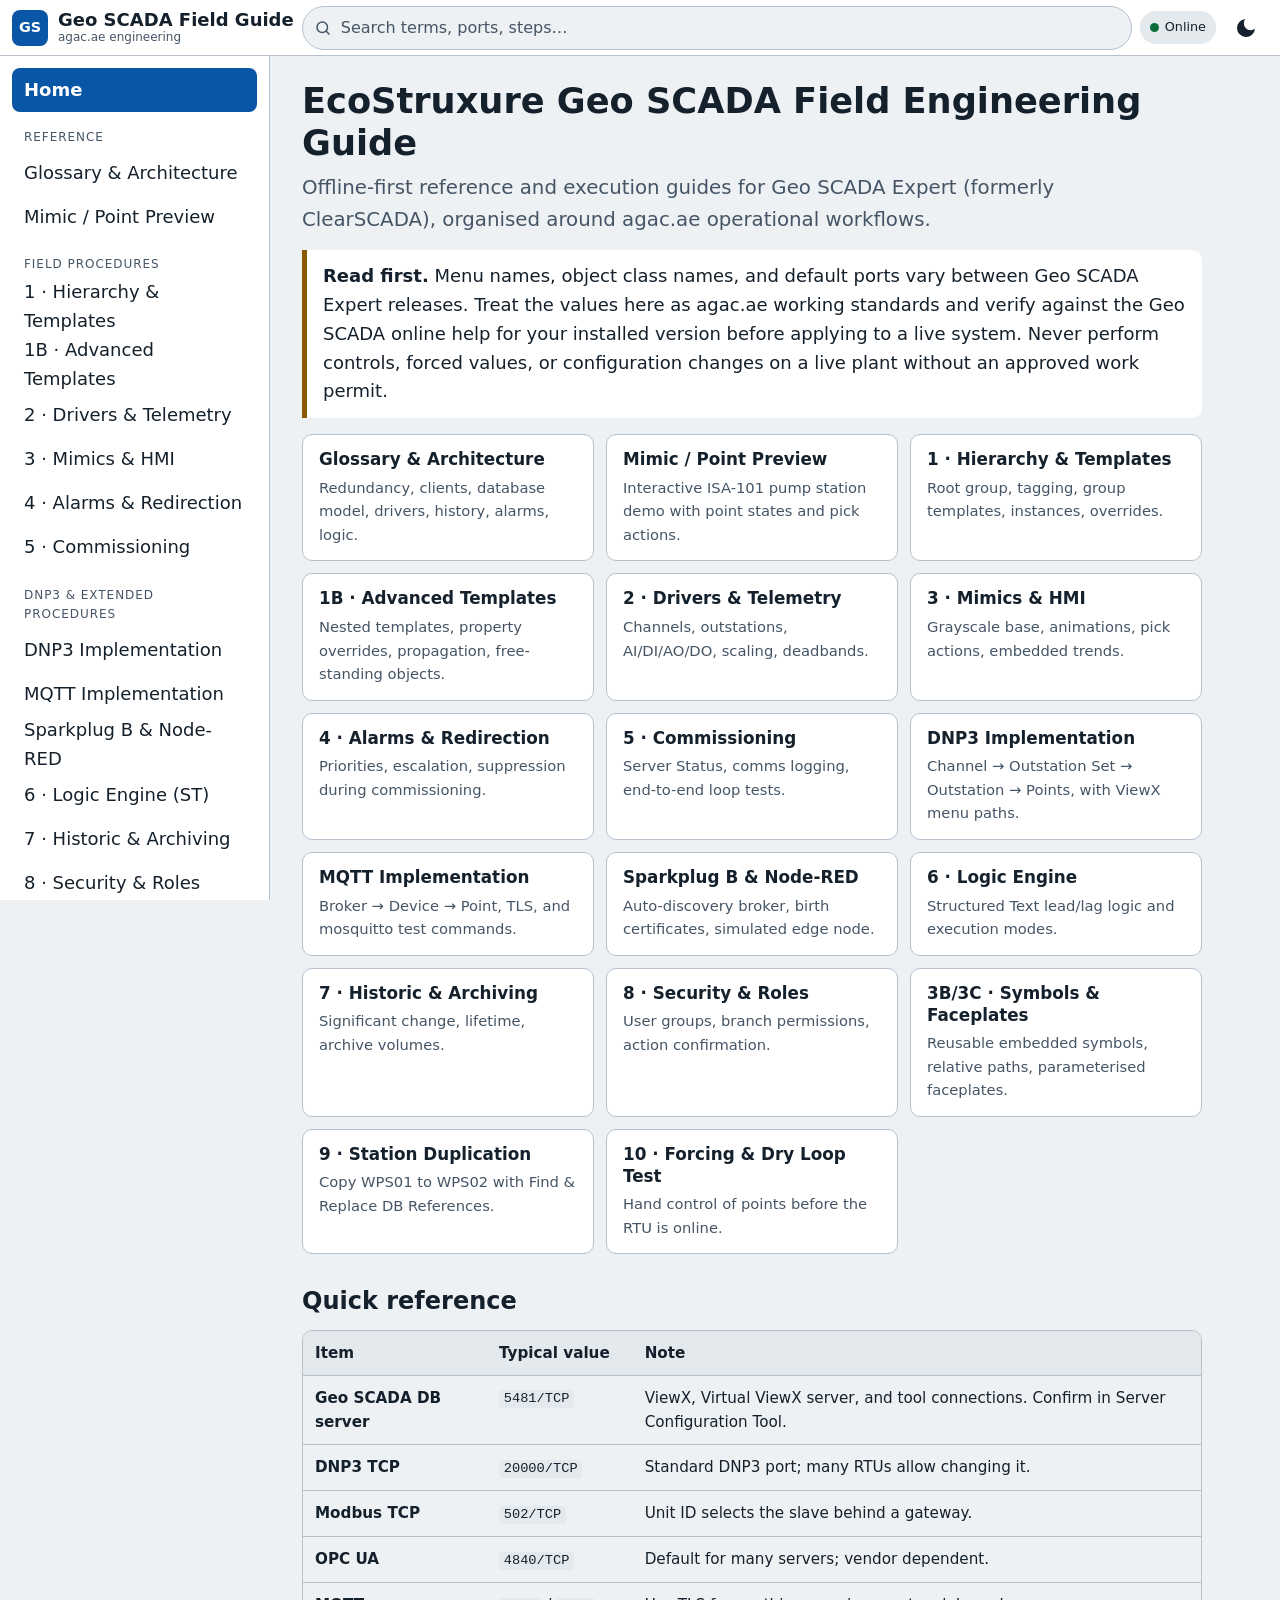
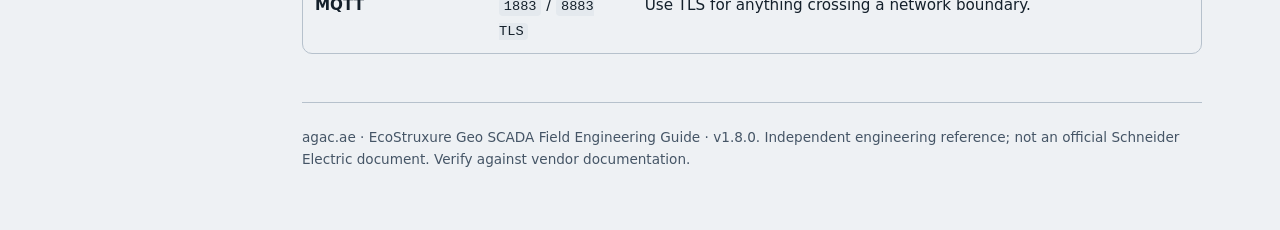
<file: index.html>
<!DOCTYPE html>
<html lang="en" data-theme="dark">
<head>
  <meta charset="utf-8">
  <meta name="viewport" content="width=device-width, initial-scale=1, viewport-fit=cover">
  <title>EcoStruxure Geo SCADA Field Engineering Guide · agac.ae</title>
  <meta name="description" content="Offline-first field guide for EcoStruxure Geo SCADA Expert: glossary, architecture, and five step-by-step engineering workflows.">
  <meta name="theme-color" content="#0f1720" id="meta-theme-color">
  <link rel="manifest" href="manifest.webmanifest">
  <link rel="icon" href="favicon.ico" sizes="any">
  <link rel="icon" href="favicon.svg" type="image/svg+xml">
  <link rel="apple-touch-icon" href="apple-touch-icon.png">
  <meta name="apple-mobile-web-app-capable" content="yes">
  <meta name="mobile-web-app-capable" content="yes">
  <meta name="apple-mobile-web-app-status-bar-style" content="black-translucent">
  <meta name="apple-mobile-web-app-title" content="Geo SCADA Guide">
  <link rel="stylesheet" href="styles.css">
</head>
<body>
  <a class="skip-link" href="#main">Skip to content</a>

  <header class="topbar" role="banner">
    <button class="icon-btn menu-btn" id="menuBtn" aria-label="Open navigation" aria-controls="sidebar" aria-expanded="false">
      <svg viewBox="0 0 24 24" aria-hidden="true"><path d="M3 6h18M3 12h18M3 18h18" stroke="currentColor" stroke-width="2" stroke-linecap="round" fill="none"/></svg>
    </button>
    <a class="brand" href="#home" data-nav="home">
      <span class="brand-mark" aria-hidden="true">GS</span>
      <span class="brand-text"><strong>Geo SCADA Field Guide</strong><small>agac.ae engineering</small></span>
    </a>
    <form class="search" role="search" id="searchForm" autocomplete="off">
      <label for="searchInput" class="visually-hidden">Search glossary and guides</label>
      <svg viewBox="0 0 24 24" aria-hidden="true" class="search-icon"><circle cx="11" cy="11" r="7" stroke="currentColor" stroke-width="2" fill="none"/><path d="M20 20l-4-4" stroke="currentColor" stroke-width="2" stroke-linecap="round"/></svg>
      <input id="searchInput" type="search" placeholder="Search terms, ports, steps…" aria-controls="searchResults" enterkeyhint="search">
    </form>
    <span class="status-pill" id="netStatus" role="status" aria-live="polite"><span class="dot" aria-hidden="true"></span><span id="netStatusText">Online</span></span>
    <button class="icon-btn" id="themeBtn" aria-label="Toggle light / dark theme" aria-pressed="false">
      <svg viewBox="0 0 24 24" aria-hidden="true"><path d="M21 12.8A9 9 0 1111.2 3a7 7 0 009.8 9.8z" fill="currentColor"/></svg>
    </button>
    <button class="btn install-btn" id="installBtn" hidden>Install app</button>
  </header>

  <div class="shell">
    <nav class="sidebar" id="sidebar" aria-label="Primary">
      <ul>
        <li><a href="#home" data-nav="home">Home</a></li>
        <li class="nav-label">Reference</li>
        <li><a href="#glossary" data-nav="glossary">Glossary &amp; Architecture</a></li>
        <li><a href="#lab" data-nav="lab">Mimic / Point Preview</a></li>
        <li class="nav-label">Field Procedures</li>
        <li><a href="#t1" data-nav="t1">1 · Hierarchy &amp; Templates</a></li>
        <li><a href="#t1b" data-nav="t1b">1B · Advanced Templates</a></li>
        <li><a href="#t2" data-nav="t2">2 · Drivers &amp; Telemetry</a></li>
        <li><a href="#t3" data-nav="t3">3 · Mimics &amp; HMI</a></li>
        <li><a href="#t4" data-nav="t4">4 · Alarms &amp; Redirection</a></li>
        <li><a href="#t5" data-nav="t5">5 · Commissioning</a></li>
        <li class="nav-label">DNP3 &amp; Extended Procedures</li>
        <li><a href="#dnp3" data-nav="dnp3">DNP3 Implementation</a></li>
        <li><a href="#mqtt" data-nav="mqtt">MQTT Implementation</a></li>
        <li><a href="#sparkplug" data-nav="sparkplug">Sparkplug B &amp; Node-RED</a></li>
        <li><a href="#t6" data-nav="t6">6 · Logic Engine (ST)</a></li>
        <li><a href="#t7" data-nav="t7">7 · Historic &amp; Archiving</a></li>
        <li><a href="#t8" data-nav="t8">8 · Security &amp; Roles</a></li>
        <li class="nav-label">Modular Graphics &amp; Site Procedures</li>
        <li><a href="#t3b" data-nav="t3b">3B/3C · Symbols &amp; Faceplates</a></li>
        <li><a href="#t9" data-nav="t9">9 · Station Duplication</a></li>
        <li><a href="#t10" data-nav="t10">10 · Forcing &amp; Dry Loop Test</a></li>
      </ul>
    </nav>
    <div class="scrim" id="scrim" hidden></div>

    <main id="main" tabindex="-1">
      <div class="offline-banner" id="offlineBanner" hidden role="status">You are offline. All guides remain available from the device cache.</div>

      <!-- SEARCH RESULTS -->
      <section id="searchResults" class="view" data-view="search" hidden aria-live="polite">
        <h1>Search results</h1>
        <p class="muted" id="searchSummary"></p>
        <ul class="result-list" id="resultList"></ul>
      </section>

      <!-- HOME -->
      <section class="view" data-view="home" id="home">
        <h1>EcoStruxure Geo SCADA Field Engineering Guide</h1>
        <p class="lead">Offline-first reference and execution guides for Geo SCADA Expert (formerly ClearSCADA), organised around agac.ae operational workflows.</p>
        <div class="callout warn" role="note">
          <strong>Read first.</strong> Menu names, object class names, and default ports vary between Geo SCADA Expert releases. Treat the values here as agac.ae working standards and verify against the Geo SCADA online help for your installed version before applying to a live system. Never perform controls, forced values, or configuration changes on a live plant without an approved work permit.
        </div>
        <div class="card-grid">
          <a class="card" href="#glossary" data-nav="glossary"><h2>Glossary &amp; Architecture</h2><p>Redundancy, clients, database model, drivers, history, alarms, logic.</p></a>
          <a class="card" href="#lab" data-nav="lab"><h2>Mimic / Point Preview</h2><p>Interactive ISA-101 pump station demo with point states and pick actions.</p></a>
          <a class="card" href="#t1" data-nav="t1"><h2>1 · Hierarchy &amp; Templates</h2><p>Root group, tagging, group templates, instances, overrides.</p></a>
          <a class="card" href="#t1b" data-nav="t1b"><h2>1B · Advanced Templates</h2><p>Nested templates, property overrides, propagation, free-standing objects.</p></a>
          <a class="card" href="#t2" data-nav="t2"><h2>2 · Drivers &amp; Telemetry</h2><p>Channels, outstations, AI/DI/AO/DO, scaling, deadbands.</p></a>
          <a class="card" href="#t3" data-nav="t3"><h2>3 · Mimics &amp; HMI</h2><p>Grayscale base, animations, pick actions, embedded trends.</p></a>
          <a class="card" href="#t4" data-nav="t4"><h2>4 · Alarms &amp; Redirection</h2><p>Priorities, escalation, suppression during commissioning.</p></a>
          <a class="card" href="#t5" data-nav="t5"><h2>5 · Commissioning</h2><p>Server Status, comms logging, end-to-end loop tests.</p></a>
          <a class="card" href="#dnp3" data-nav="dnp3"><h2>DNP3 Implementation</h2><p>Channel → Outstation Set → Outstation → Points, with ViewX menu paths.</p></a>
          <a class="card" href="#mqtt" data-nav="mqtt"><h2>MQTT Implementation</h2><p>Broker → Device → Point, TLS, and mosquitto test commands.</p></a>
          <a class="card" href="#sparkplug" data-nav="sparkplug"><h2>Sparkplug B &amp; Node-RED</h2><p>Auto-discovery broker, birth certificates, simulated edge node.</p></a>
          <a class="card" href="#t6" data-nav="t6"><h2>6 · Logic Engine</h2><p>Structured Text lead/lag logic and execution modes.</p></a>
          <a class="card" href="#t7" data-nav="t7"><h2>7 · Historic &amp; Archiving</h2><p>Significant change, lifetime, archive volumes.</p></a>
          <a class="card" href="#t8" data-nav="t8"><h2>8 · Security &amp; Roles</h2><p>User groups, branch permissions, action confirmation.</p></a>
          <a class="card" href="#t3b" data-nav="t3b"><h2>3B/3C · Symbols &amp; Faceplates</h2><p>Reusable embedded symbols, relative paths, parameterised faceplates.</p></a>
          <a class="card" href="#t9" data-nav="t9"><h2>9 · Station Duplication</h2><p>Copy WPS01 to WPS02 with Find &amp; Replace DB References.</p></a>
          <a class="card" href="#t10" data-nav="t10"><h2>10 · Forcing &amp; Dry Loop Test</h2><p>Hand control of points before the RTU is online.</p></a>
        </div>
        <h2>Quick reference</h2>
        <div class="table-wrap">
          <table>
            <caption class="visually-hidden">Quick reference values</caption>
            <thead><tr><th scope="col">Item</th><th scope="col">Typical value</th><th scope="col">Note</th></tr></thead>
            <tbody>
              <tr><th scope="row">Geo SCADA DB server</th><td><code>5481/TCP</code></td><td>ViewX, Virtual ViewX server, and tool connections. Confirm in Server Configuration Tool.</td></tr>
              <tr><th scope="row">DNP3 TCP</th><td><code>20000/TCP</code></td><td>Standard DNP3 port; many RTUs allow changing it.</td></tr>
              <tr><th scope="row">Modbus TCP</th><td><code>502/TCP</code></td><td>Unit ID selects the slave behind a gateway.</td></tr>
              <tr><th scope="row">OPC UA</th><td><code>4840/TCP</code></td><td>Default for many servers; vendor dependent.</td></tr>
              <tr><th scope="row">MQTT</th><td><code>1883</code> / <code>8883 TLS</code></td><td>Use TLS for anything crossing a network boundary.</td></tr>
            </tbody>
          </table>
        </div>
      </section>

      <!-- GLOSSARY -->
      <section class="view" data-view="glossary" id="glossary" hidden>
        <h1>Glossary &amp; Architecture Concepts</h1>
        <p class="lead">Definitions, operational context, and where each concept lives in the Geo SCADA database.</p>

        <h2 id="g-server">Server Architecture</h2>
        <article class="term" id="term-main-standby" data-search-item data-title="Main / Standby Redundancy" data-section="Glossary · Server">
          <h3>Main / Standby Redundancy</h3>
          <p>Two servers hold a synchronised copy of the database. The Main server runs drivers, history, and alarms; the Standby continuously receives updates and takes over automatically if the Main fails or is manually switched.</p>
          <p><span class="tag">Context</span> Standard for critical water and power SCADA. Clients reconnect to whichever server is Main.</p>
          <p><span class="tag">Mapping</span> Configured in the Server Configuration Tool and the <em>Server</em> / <em>Redundancy</em> settings of the database; visible under Server Status.</p>
        </article>
        <article class="term" id="term-triple" data-search-item data-title="Triple Standby" data-section="Glossary · Server">
          <h3>Triple Standby</h3>
          <p>Adds a third server to the redundancy set so that one failure still leaves a redundant pair. Commonly one server is placed at a remote disaster-recovery site.</p>
          <p><span class="tag">Context</span> Plan bandwidth and latency for the synchronisation link to the third node.</p>
        </article>
        <article class="term" id="term-permanent" data-search-item data-title="Permanent Standby" data-section="Glossary · Server">
          <h3>Permanent Standby</h3>
          <p>A standby server that is never promoted to Main automatically. It holds a replicated database (for example at a head office or DR site) and is promoted only by deliberate operator action.</p>
          <p><span class="tag">Context</span> Useful for read-only reporting, backup, and controlled DR failover.</p>
        </article>
        <article class="term" id="term-listeners" data-search-item data-title="Listeners" data-section="Glossary · Server">
          <h3>Listeners</h3>
          <p>Network endpoints on the server that accept inbound connections: client connections, and, for drivers such as DNP3, inbound connections from outstations that initiate (dial-in / unsolicited over TCP).</p>
          <p><span class="tag">Context</span> A DNP3 TCP <em>listening</em> channel waits for the RTU to connect; a <em>direct</em> channel makes the connection outbound. Open the matching firewall rule.</p>
        </article>
        <article class="term" id="term-ports" data-search-item data-title="Geo SCADA DB Server Ports (5481 TCP)" data-section="Glossary · Server">
          <h3>DB Server Ports (5481 TCP)</h3>
          <p>The Geo SCADA database server accepts client and tool connections on TCP <code>5481</code> by default. Additional ports are used by the web and Virtual ViewX services and by redundancy links, depending on version and configuration.</p>
          <p><span class="tag">Action</span> Allow 5481/TCP from engineering and operator networks only. Check Server Configuration Tool for the exact list in your release, and keep the firewall rule set under agac.ae change control.</p>
        </article>

        <h2 id="g-client">Client Interfaces</h2>
        <article class="term" id="term-viewx" data-search-item data-title="ViewX" data-section="Glossary · Clients">
          <h3>ViewX</h3>
          <p>The Windows rich client used for both engineering (configuration, mimic design, queries) and operations (alarms, trends, controls). Access is governed by security roles and permissions.</p>
        </article>
        <article class="term" id="term-vvx" data-search-item data-title="Virtual ViewX" data-section="Glossary · Clients">
          <h3>Virtual ViewX</h3>
          <p>HTML5 web client that renders ViewX-authored mimics, lists, and trends in a browser with no client install. Suited to remote operators and tablets.</p>
          <p><span class="tag">Context</span> Not every ViewX feature is available. Test mimics in Virtual ViewX before declaring them web-ready.</p>
        
          <p><span class="tag">Example</span> Field technicians view pump station overview mimics and acknowledge alarms from an iPad over the corporate SCADA VPN.</p>
        </article>
        <article class="term" id="term-webx" data-search-item data-title="Original WebX" data-section="Glossary · Clients">
          <h3>Original WebX</h3>
          <p>The earlier browser client that predates Virtual ViewX. Retained for legacy sites; new work should target Virtual ViewX.</p>
        </article>

        <h2 id="g-db">Database Model</h2>
        <article class="term" id="term-hierarchy" data-search-item data-title="Hierarchical Database Structure" data-section="Glossary · Database">
          <h3>Hierarchical Database Structure</h3>
          <p>Every object lives in a tree rooted at the Root Group. Objects are addressed by their full name, for example <code>AGAC.DXB.WPS01.Pump1.Run</code>. Security, alarm handling, and history inherit down the tree.</p>
        </article>
        <article class="term" id="term-groups" data-search-item data-title="Groups" data-section="Glossary · Database">
          <h3>Groups</h3>
          <p>Container objects that organise the tree (region, site, plant area). Groups can carry security permissions and are the natural boundary for alarm areas and mimic navigation.</p>
        </article>
        <article class="term" id="term-templates" data-search-item data-title="Group Templates" data-section="Glossary · Database">
          <h3>Group Templates</h3>
          <p>A reusable blueprint of a group: points, outstations, logic, and mimics, with substitutable template parameters. Editing the template updates all instances.</p>
        
          <p><span class="tag">Example</span> Adding a <code>High-High Vibration</code> alarm to <code>Template_CentrifugalPump</code> propagates the threshold to all 48 field pump instances at once.</p>
        </article>
        <article class="term" id="term-instances" data-search-item data-title="Group Instances" data-section="Glossary · Database">
          <h3>Group Instances</h3>
          <p>A concrete group created from a template. Instances inherit all template content and supply values for the template parameters.</p>
        </article>
        <article class="term" id="term-overrides" data-search-item data-title="Property Overrides" data-section="Glossary · Database">
          <h3>Property Overrides</h3>
          <p>Per-instance changes to properties that the template would otherwise control, such as IP address, outstation address, or an alarm limit at one site. Keep overrides to a minimum and document each one.</p>
        
          <p><span class="tag">Example</span> In <code>Template_PumpingStation</code> the high-level alarm delay is 10 s. In instance <code>WPS_01</code> only <code>Outstation.DirectHost</code> is overridden to <code>10.20.5.42</code>; the alarm settings stay tied to the template.</p>
        
          <p><span class="tag">Example</span> The <code>WetWell_Level</code> high alarm is locked by the template at <code>4.0 m</code>, while <code>Outstation.DirectHost</code> is marked as an override so each station talks to its own RTU.</p>
        </article>

        <article class="term" id="term-nested" data-search-item data-title="Nested Templates" data-section="Glossary · Database">
          <h3>Nested Templates</h3>
          <p>A Group Template embedded inside another Group Template to build multi-tier models. Updating the child template cascades up through every parent instance.</p>
          <p><span class="tag">Example</span> <code>Template_Valve</code> and <code>Template_Pump</code> are nested inside <code>Template_DualPumpStation</code>, which is itself nested into <code>Template_WaterTransmissionNetwork</code>.</p>
        </article>
        <article class="term" id="term-freestanding" data-search-item data-title="Free-Standing Objects" data-section="Glossary · Database">
          <h3>Free-Standing Objects</h3>
          <p>Database objects created directly inside a Group Instance that do not exist in its template. They work normally, survive template updates, and do not affect other instances.</p>
          <p><span class="tag">Context</span> One-off site variations, legacy equipment, or temporary test points.</p>
          <p><span class="tag">Example</span> <code>WPS03</code> has a diesel backup generator, so three monitoring points are added as free-standing objects in <code>AGAC.DXB.WPS03</code> without touching <code>Template_PumpStation</code>.</p>
        </article>

        <h2 id="g-drivers">Protocol Drivers &amp; Telemetry</h2>
        <article class="term" id="term-dnp3" data-search-item data-title="DNP3" data-section="Glossary · Drivers">
          <h3>DNP3</h3>
          <p>Outstation-based telemetry protocol with timestamped events. Object structure: Channel → Outstation → Points (analog in, binary in, counters, analog out, binary out).</p>
          <ul>
            <li><strong>Class 0</strong>: static snapshot of all current values (integrity poll).</li>
            <li><strong>Class 1 / 2 / 3</strong>: event buffers, assigned per point by priority/type.</li>
            <li><strong>Unsolicited</strong>: outstation reports events without being polled; must be enabled on both RTU and the driver.</li>
          </ul>
          <p><span class="tag">Practice</span> Typical: integrity poll every 15–60 min, event poll 5–30 s, unsolicited enabled for Class 1.</p>
        </article>
        <article class="term" id="term-modbus" data-search-item data-title="Modbus RTU / TCP and Register Mapping" data-section="Glossary · Drivers">
          <h3>Modbus (RTU, TCP, Register Mapping)</h3>
          <p>Master/slave register protocol. RTU is serial; TCP wraps the frame in TCP with a unit ID. Data is read from register tables: coils, discrete inputs, input registers, holding registers.</p>
          <p><span class="tag">Gotcha</span> Many documents use 1-based addresses (40001) while the wire uses 0-based offsets. Confirm the convention for the vendor map and the driver. Check word and byte order for 32-bit floats.</p>
        </article>
        <article class="term" id="term-opc" data-search-item data-title="OPC DA / UA" data-section="Glossary · Drivers">
          <h3>OPC DA / UA</h3>
          <p>Client interfaces to third-party servers. DA is COM/DCOM based and Windows only; UA is cross-platform with built-in security and certificates. Prefer UA for new work.</p>
        </article>
        <article class="term" id="term-mqtt" data-search-item data-title="MQTT / IoT Integration" data-section="Glossary · Drivers">
          <h3>MQTT / IoT</h3>
          <p>Publish/subscribe messaging for lightweight devices and IoT gateways. Topics map to points. Always use TLS and per-device credentials, and decide a payload format (JSON, Sparkplug B) up front.</p>
        </article>

        <article class="term" id="term-cip" data-search-item data-title="Allen-Bradley / Rockwell CIP Driver (EtherNet/IP)" data-section="Glossary · Drivers">
          <h3>Allen-Bradley / Rockwell CIP Driver</h3>
          <p>Geo SCADA's driver for Rockwell controllers (Micro800, CompactLogix, ControlLogix) over EtherNet/IP using CIP. It supports analog, digital and string data, and tags read can be arrays or structures.</p>
          <p><span class="tag">Context</span> Reads controller tags directly, so no separate OPC server such as RSLinx is needed. Explicit messaging uses TCP <code>44818</code>. Time synchronisation and driver diagnostics are available; confirm the exact feature list for your release.</p>
          <p><span class="tag">Example</span> An intake station CompactLogix PLC (for example a 1769-L33ER) is read over TCP/IP at port 44818, for structured tags like <code>Pump01.Status.Running</code> and array tags like <code>Totalizer_History[0..31]</code>.</p>
        </article>

        <h2 id="g-telemetry">Telemetry &amp; Industrial Protocol Terms</h2>
        <article class="term" id="term-iin" data-search-item data-title="IIN Bits (Internal Indications)" data-section="Glossary · Telemetry">
          <h3>IIN Bits (Internal Indications)</h3>
          <p>A 2-byte bitfield returned by a DNP3 outstation in every response, reporting device state: restart, event buffer overflow, class data available, need time, configuration or parameter errors.</p>
          <p><span class="tag">Context</span> First place to look when an outstation is online but behaving oddly.</p>
          <p><span class="tag">Example</span> After an RTU power cycle it returns <code>IIN1.7 = 1</code> (Device Restart). The master must react (for example time-sync and clear the restart bit) before the flag drops.</p>
        </article>
        <article class="term" id="term-classes" data-search-item data-title="Class 0, 1, 2, 3 Data (with example)" data-section="Glossary · Telemetry">
          <h3>Class 0, 1, 2, 3 Data</h3>
          <p>Class 0 is the static current value of every mapped point. Classes 1, 2 and 3 are timestamped events recorded by the outstation when a point changes. Used to manage bandwidth over telemetry circuits.</p>
          <p><span class="tag">Example</span> A flow transmitter fluctuates every 100 ms during a pump surge. The RTU buffers the timestamped changes locally as Class 3 events, and one event poll retrieves them, preserving the surge shape without high-frequency polling.</p>
          <p><span class="tag">Point assignment</span> Class 1 = critical alarms, Class 2 = high-priority operational events, Class 3 = periodic status and analogs (agac.ae convention).</p>
        </article>
        <article class="term" id="term-sbo" data-search-item data-title="Select-Before-Operate (SBO)" data-section="Glossary · Telemetry">
          <h3>Select-Before-Operate (SBO)</h3>
          <p>A two-step command: the master sends <em>Select</em> to arm the output, the RTU echoes it, then the master sends <em>Operate</em> inside a short timeout window. Prevents noise or a stray frame from issuing a command.</p>
          <p><span class="tag">Example</span> Opening a 33 kV motorised breaker uses an SBO digital output on DNP3 Group 12. If the echo does not match within the timeout (for example 3 s), the operation is aborted and the operator is alerted.</p>
        </article>
        <article class="term" id="term-wits" data-search-item data-title="WITS (Water Industry Telemetry Standards)" data-section="Glossary · Telemetry">
          <h3>WITS (Water Industry Telemetry Standards)</h3>
          <p>A DNP3-based profile for water and wastewater telemetry with standardised point configuration, file transfer, and local logging. Geo SCADA offers WITS outstation types within its DNP3 driver.</p>
          <p><span class="tag">Example</span> A remote sewer level monitor using a WITS outstation object for burst telemetry and configuration synchronisation from ViewX. Confirm feature support for your RTU model.</p>
        </article>

        <h2 id="g-hist">Data Historization &amp; Alarms</h2>
        <article class="term" id="term-history" data-search-item data-title="Historical Logging" data-section="Glossary · History &amp; Alarms">
          <h3>Historical Logging</h3>
          <p>Point values and events are stored in the historian. Define a historic data configuration (logging interval, on-change, or both) and a retention plan sized to disk.</p>
        </article>
        <article class="term" id="term-trends" data-search-item data-title="Trend Objects" data-section="Glossary · History &amp; Alarms">
          <h3>Trend Objects</h3>
          <p>Saved trend definitions (pens, scales, time ranges) that can be opened from a mimic pick action or embedded as a live trend in a display.</p>
        </article>
        <article class="term" id="term-compression" data-search-item data-title="Compression Algorithms" data-section="Glossary · History &amp; Alarms">
          <h3>Compression Algorithms</h3>
          <p>Reduce stored data by dropping samples that lie within a tolerance of a line between kept samples. Set tolerance from instrument accuracy, not by habit; too wide hides real process movement.</p>
        
          <p><span class="tag">Example</span> A 0.2 bar deadband on a 0–16 bar pressure transducer ignores pumping vibration between 5.01 and 5.15 bar, but a sudden drop to 4.7 bar writes a historic record immediately.</p>
        </article>
        <article class="term" id="term-priorities" data-search-item data-title="Alarm Priorities" data-section="Glossary · History &amp; Alarms">
          <h3>Alarm Priorities</h3>
          <p>Numeric severity attached to alarm conditions and used to sort, colour, and filter. agac.ae maps categories Critical / High / Medium / Low onto agreed numeric ranges (see Tutorial 4).</p>
        </article>
        <article class="term" id="term-redirect" data-search-item data-title="Alarm Redirection" data-section="Glossary · History &amp; Alarms">
          <h3>Alarm Redirection</h3>
          <p>Routes alarms to alternative destinations (e-mail, SMS, pager, other operator groups) based on area, time, or unacknowledged duration.</p>
        
          <p><span class="tag">Example</span> A Critical wet-well overflow alarm (<code>AGAC.DXB.WPS01.HighHigh_ALM</code>) left unacknowledged for 300 s triggers an SMS action carrying the alert and station ID to the on-call engineer.</p>
        </article>
        <article class="term" id="term-events" data-search-item data-title="Event Logging" data-section="Glossary · History &amp; Alarms">
          <h3>Event Logging</h3>
          <p>Time-ordered journal of state changes, operator actions, and system events. This is the audit trail; do not shorten retention below the contractual requirement.</p>
        </article>

        <h2 id="g-display">Graphics &amp; Display Terms</h2>
        <article class="term" id="term-relpath" data-search-item data-title="Relative Database Path (Dot Notation)" data-section="Glossary · Graphics &amp; Display">
          <h3>Relative Database Path (Dot Notation)</h3>
          <p>A reference whose leading dot (<code>.</code>) points to objects relative to the current container group instead of the absolute root tree.</p>
          <p><span class="tag">Example</span> Inside <code>AGAC.DXB.WPS01.Pump1</code>, <code>".Status"</code> resolves to <code>AGAC.DXB.WPS01.Pump1.Status</code>. Copied to <code>Pump2</code>, the binding stays valid with no retargeting.</p>
        </article>
        <article class="term" id="term-embmimic" data-search-item data-title="Embedded Mimic (Sub-canvas)" data-section="Glossary · Graphics &amp; Display">
          <h3>Embedded Mimic (Sub-canvas)</h3>
          <p>An independent mimic embedded inside another mimic as a single nested component. Editing the source updates every mimic that embeds it.</p>
          <p><span class="tag">Example</span> Drop <code>Pump.Symbol</code> onto the main pipeline layout once per pump.</p>
        </article>
        <article class="term" id="term-quality" data-search-item data-title="Quality Overlay Badges" data-section="Glossary · Graphics &amp; Display">
          <h3>Quality Overlay Badges</h3>
          <p>Small indicators drawn over point values and symbols to show data health, for example failed comms, hand control (forced), overrange, or unacknowledged alarm. Letters and colors vary by release and display settings.</p>
          <p><span class="tag">Example</span> If the DNP3 channel disconnects, an analog value changes to a failed-quality style so operators do not act on stale data.</p>
        </article>
        <article class="term" id="term-pickmenu" data-search-item data-title="Pick Action: Object Menu" data-section="Glossary · Graphics &amp; Display">
          <h3>Pick Action: Object Menu</h3>
          <p>A mouse action on a graphic item that shows the standard context menu of the linked database item when the operator clicks it.</p>
          <p><span class="tag">Example</span> Clicking the pump impeller opens Start, Stop, Inhibit Alarm, and View Trend commands on screen.</p>
        </article>
        <article class="term" id="term-alarmsql" data-search-item data-title="Alarm Filtering by SQL Predicate" data-section="Glossary · Graphics &amp; Display">
          <h3>Alarm Filtering by SQL Predicate</h3>
          <p>Restricting an embedded alarm list with query criteria.</p>
          <p><span class="tag">Example</span> <code>WHERE ("Source" LIKE 'AGAC.DXB.WPS01%') AND ("Severity" &gt;= 500)</code> shows only high and critical alarms for WPS01. Confirm column names and severity direction for your release.</p>
        </article>

        <h2 id="g-ribbon">ViewX Ribbon Breakdown</h2>
        <p class="muted">Tools from the ViewX ribbon tabs: Home, Edit, Graphics, View.</p>
        <article class="term" id="term-rb-embtrend" data-search-item data-title="Embedded Trend" data-section="Glossary · ViewX Ribbon (Graphics)">
          <h3>Embedded Trend</h3>
          <p><span class="tag">Graphics tab</span> Direct insertion of real-time and historical time-series curves on a mimic canvas, with no separate window.</p>
          <p><span class="tag">Example</span> Embedding a 4-hour wet-well level trend inside the station mimic.</p>
        </article>
        <article class="term" id="term-rb-emblist" data-search-item data-title="Embedded Alarm List" data-section="Glossary · ViewX Ribbon (Graphics)">
          <h3>Embedded Alarm List</h3>
          <p><span class="tag">Graphics tab</span> A filtered, localised alarm banner placed directly on a mimic.</p>
          <p><span class="tag">Example</span> Show only active unacknowledged alarms where <code>Source = AGAC.DXB.WPS01.*</code>.</p>
        </article>
        <article class="term" id="term-rb-layers" data-search-item data-title="Layers" data-section="Glossary · ViewX Ribbon (Graphics)">
          <h3>Layers</h3>
          <p><span class="tag">Graphics tab</span> Zoom-dependent or role-dependent visibility planes within a mimic.</p>
          <p><span class="tag">Example</span> Hide fine instrument tag names at 100% view, but show calibration tags when zoomed past 200%.</p>
        </article>
        <article class="term" id="term-rb-params" data-search-item data-title="Mimic Parameters" data-section="Glossary · ViewX Ribbon (Graphics)">
          <h3>Mimic Parameters</h3>
          <p><span class="tag">Graphics tab</span> Arguments passed to a generic mimic when it opens, so it links dynamically to the right tag data.</p>
          <p><span class="tag">Example</span> Open one generic pump faceplate with <code>Station="WPS01"</code> to load that station's points.</p>
        </article>
        <article class="term" id="term-rb-script" data-search-item data-title="Edit Script (ViewX Logic)" data-section="Glossary · ViewX Ribbon (Graphics)">
          <h3>Edit Script (ViewX Logic)</h3>
          <p><span class="tag">Graphics tab</span> Client-side script workspace for custom dialog pop-ups, user confirmations, and dynamic object transformations. Language and availability depend on the release.</p>
          <p><span class="tag">Example</span> An operator confirmation box shown before firing an SBO pump-stop control.</p>
        </article>
        <article class="term" id="term-rb-dyna" data-search-item data-title="Dynagraph / X-Y Plot" data-section="Glossary · ViewX Ribbon (Graphics)">
          <h3>Dynagraph / X-Y Plot</h3>
          <p><span class="tag">Graphics tab</span> Specialised vector graphing for pump curves, rod-pumping load, or pressure-versus-flow characterisation.</p>
          <p><span class="tag">Example</span> Plot differential pressure against pump motor RPM over the manufacturer's performance curve.</p>
        </article>
        <article class="term" id="term-rb-dbbar" data-search-item data-title="Database Bar" data-section="Glossary · ViewX Ribbon (Home / View)">
          <h3>Database Bar</h3>
          <p><span class="tag">Home / View tab</span> The primary hierarchical navigation pane showing database objects, servers, and driver trees.</p>
          <p><span class="tag">Example</span> Navigate <code>AGAC → DXB → WPS01</code> to inspect point configuration.</p>
        </article>
        <article class="term" id="term-rb-findrep" data-search-item data-title="Find & Replace DB References" data-section="Glossary · ViewX Ribbon (Edit)">
          <h3>Find &amp; Replace DB References</h3>
          <p><span class="tag">Edit tab</span> Bulk engineering utility that repoints animation tags across symbols and mimics.</p>
          <p><span class="tag">Example</span> Duplicate a pump graphic and repoint <code>.Pump1.</code> animations to <code>.Pump2.</code> in seconds.</p>
        </article>
<h2 id="g-scadapack">SCADAPack E &amp; x70 RTUs</h2>
        <article class="term" id="term-x70" data-search-item data-title="SCADAPack x70 Range (470 / 474 / 570 / 574)" data-section="Glossary · SCADAPack">
          <h3>SCADAPack x70 Range (470 / 474 / 570 / 574)</h3>
          <p>Schneider Electric Smart RTU platform combining EcoStruxure Control Expert logic with native DNP3 and Modbus telemetry. The 47x models are compact; the 57x models add processing power and connectivity.</p>
          <p><span class="tag">Context</span> Geo SCADA can hold native device configuration and convert a configuration between 47x and 57x hardware from ViewX. Confirm supported conversions for your release.</p>
          <p><span class="tag">Example</span> Converting a 470 configuration to a 570 when upgrading an expanding booster station, without recreating the I/O table.</p>
        </article>
        <article class="term" id="term-remoteconnect" data-search-item data-title="Remote Connect & RTUConfig" data-section="Glossary · SCADAPack">
          <h3>Remote Connect &amp; RTUConfig</h3>
          <p>Desktop tools for commissioning SCADAPack RTUs. <strong>Remote Connect</strong> is used for the x70 series (Control Expert based). <strong>RTUConfig / SCADAPack E Configurator</strong> is used for legacy SCADAPack E-Series.</p>
          <p><span class="tag">Context</span> Configure locally and upload into Geo SCADA, or manage configuration centrally in ViewX and push changes to field RTUs over telemetry.</p>
          <p><span class="tag">Example</span> A standard base package is built in Remote Connect, then logic and configuration changes are pushed to 30 remote wellheads over telemetry instead of driving to site.</p>
        </article>
        <article class="term" id="term-rtuobjects" data-search-item data-title="Centralised RTU Configuration Objects (SCADAPack x70 menu)" data-section="Glossary · SCADAPack">
          <h3>Centralised RTU Configuration Objects (SCADAPack x70 menu)</h3>
          <p>Database objects under <strong>Create New → SCADAPack x70</strong> that represent configuration held in the RTU:</p>
          <p><strong>Analog / Digital / Counter Configuration</strong>: maps terminals and processing attributes in RTU memory.<br><strong>DNP3 Slave Device</strong>: outstation addressing, unsolicited behavior, and event buffers in the controller.<br><strong>Modbus Point Scanner / Slave Device</strong>: onboard Modbus master polling tables and slave presentation.<br><strong>Security Configuration</strong>: authentication levels, DNP3 Secure Authentication (SAv5), access passwords.<br><strong>Firmware Image</strong>: stores controller firmware in Geo SCADA for remote firmware updates.</p>
          <p><span class="tag">Example</span> Upgrading substation RTU firmware across stations through the <em>Firmware Image</em> object rather than connecting locally by USB. Stage it, test on one RTU, and schedule with operations first.</p>
        </article>
        <article class="term" id="term-persistence" data-search-item data-title="Point Persistence Configuration (E-Series)" data-section="Glossary · SCADAPack">
          <h3>Point Persistence Configuration (E-Series)</h3>
          <p>A parameter that preserves counter values, totalizers, and setpoints in non-volatile RTU memory across power loss and reboots.</p>
          <p><span class="tag">Context</span> Critical for custody transfer, billing volume registers, and run-hour meters.</p>
          <p><span class="tag">Example</span> Daily pump discharge volume registers set to persistent storage so a short power cut does not reset cumulative flow totals to zero.</p>
        </article>
        <article class="term" id="term-exclusive" data-search-item data-title="Exclusive Control & Object Reservation" data-section="Glossary · SCADAPack">
          <h3>Exclusive Control &amp; Object Reservation</h3>
          <p>A locking mechanism reached from the ViewX context menu (<em>Display Objects under Exclusive Control</em> / <em>Display Objects not under Exclusive Control</em>) that reserves objects for one user.</p>
          <p><span class="tag">Context</span> Prevents several engineers or operators from configuring or forcing the same RTU, mimic, or logic at once. Check how your release treats other clients while a lock is held.</p>
          <p><span class="tag">Example</span> An engineer takes Exclusive Control of <code>AGAC.DXB.WPS01</code> during loop testing; release it when finished so operators are not blocked.</p>
        </article>

        <h2 id="g-realflo">Realflo EFM &amp; Custody Transfer Metering</h2>
        <article class="term" id="term-realflo" data-search-item data-title="Realflo EFM (Electronic Flow Measurement)" data-section="Glossary · Metering">
          <h3>Realflo EFM (Electronic Flow Measurement)</h3>
          <p>Flow computation software for SCADAPack controllers (including the x70 series) that performs AGA, API, and ISO custody-transfer calculations at the outstation. Geo SCADA can parameterise flow runs from ViewX forms and retrieve logs and totals, using Advanced Modbus or native driver protocols.</p>
          <p><span class="tag">Check</span> Confirm which Realflo functions (log upload, configuration deployment) your Geo SCADA release and RTU firmware support before promising them to a client.</p>
        </article>
        <article class="term" id="term-flowrun" data-search-item data-title="Flow Run Object" data-section="Glossary · Metering">
          <h3>Flow Run Object</h3>
          <p>The top-level object (<em>Flow Run Gas / Liquid / Water</em>) for one physical metering line. It binds transmitter I/O, orifice or Coriolis parameters, compressibility calculations, and contract-hour accumulation registers.</p>
        </article>
        <article class="term" id="term-meterinput" data-search-item data-title="Meter Input Type" data-section="Glossary · Metering">
          <h3>Meter Input Type</h3>
          <p>Set on the <strong>Meter Input</strong> tab to match the measurement technique: mass flow (Coriolis), differential pressure (orifice plate), or pulse/frequency (turbine). The label for turbine inputs may differ between versions, so check the form.</p>
        </article>
        <article class="term" id="term-inputobj" data-search-item data-title="Input Object Name vs. Input Register" data-section="Glossary · Metering">
          <h3>Input Object Name vs. Input Register</h3>
          <p>On x70 targets, inputs are resolved by tag name (for example <code>Input Object Name = temp</code>) rather than static register numbers (<em>Input Register</em>), removing a class of legacy 5-digit Modbus address errors.</p>
        </article>
        <article class="term" id="term-rawfs" data-search-item data-title="Raw vs. Engineering Zero / Full Scale" data-section="Glossary · Metering">
          <h3>Raw vs. Engineering Zero / Full Scale</h3>
          <p>Linearisation limits mapping raw ADC counts (for example <code>0</code> to <code>32767</code>) to calibrated field units (for example <code>0</code> to <code>500 kg/h</code>). Wrong limits corrupt custody totals, so check against the calibration certificate.</p>
        </article>
        <article class="term" id="term-lowflow" data-search-item data-title="Low Flow Cutoff & Hysteresis" data-section="Glossary · Metering">
          <h3>Low Flow Cutoff &amp; Hysteresis</h3>
          <p>A noise-suppression threshold that forces the flow rate to zero when differential pressure or mass flow drops below a minimum, so the accumulator does not drift while the line is static. Hysteresis prevents it chattering around the threshold.</p>
        </article>

        <h2 id="g-diag">Database Performance &amp; Server Status Diagnostics</h2>
        <p class="muted">Terms from <em>Server Status → Database → Driver Point Updates</em>. Used in <a href="#t5-s4">Tutorial 5, Step 4</a>.</p>
        <article class="term" id="term-dpu" data-search-item data-title="Driver Point Updates (Live Update Counts)" data-section="Glossary · Diagnostics">
          <h3>Driver Point Updates (Live Update Counts)</h3>
          <p>A diagnostic table in the Server Status tool that counts the updates each point has received from field drivers.</p>
          <p><span class="tag">Context</span> Finds chattering digital inputs and noisy analog transmitters that flood the event pipeline, slow client refresh, and bloat the historian.</p>
          <p><span class="tag">Example</span> After commissioning a station, check the Top 25 highest-count points to find an unshielded level transmitter producing 60 updates per second.</p>
        </article>
        <article class="term" id="term-pointid" data-search-item data-title="Point ID" data-section="Glossary · Diagnostics">
          <h3>Point ID</h3>
          <p>A unique integer assigned by the database to each item (for example <code>116146</code>), stable when the item is moved or renamed. Used in internal relationships, queries, and event logs.</p>
          <p><span class="tag">Illustrative</span> <code>SELECT FullName FROM CDBPoint WHERE ID = 116146</code>. Verify class and column names for your release.</p>
        </article>
        <article class="term" id="term-pointname" data-search-item data-title="Point Name (Full Hierarchy Path)" data-section="Glossary · Diagnostics">
          <h3>Point Name (Full Hierarchy Path)</h3>
          <p>The absolute dot-delimited path from the Database Bar, for example <code>AGAC.DXB.WPS01.Pump1.Flow</code>: the <code>Flow</code> analog inside <code>Pump1</code>, at station <code>WPS01</code>, region <code>DXB</code>.</p>
        </article>
        <article class="term" id="term-updcount" data-search-item data-title="Update Count" data-section="Glossary · Diagnostics">
          <h3>Update Count</h3>
          <p>Cumulative number of values, quality changes, or state transitions processed for a point since the driver or server last started.</p>
          <p><span class="tag">Rule</span> A count far above comparable points suggests an over-aggressive poll rate or a missing deadband.</p>
        </article>
        <article class="term" id="term-lastupd" data-search-item data-title="Last Update Timestamp" data-section="Glossary · Diagnostics">
          <h3>Last Update Timestamp</h3>
          <p>Time at which the database last processed an update for the point.</p>
          <p><span class="tag">Rule</span> If the channel shows connected but Last Update is stale, suspect frozen outstation event buffers or wrong DNP3 class assignments.</p>
        </article>
        <article class="term" id="term-driverid" data-search-item data-title="Driver Identifier" data-section="Glossary · Diagnostics">
          <h3>Driver Identifier</h3>
          <p>The server process that acquires the point data, for example DNP3, Advanced Modbus, MQTT client, or Rockwell CIP. Names vary by release.</p>
          <p><span class="tag">Context</span> Narrows a performance problem to one protocol, network adapter, or field link.</p>
        </article>
        <article class="term" id="term-cache" data-search-item data-title="Data File Cache & Buffers" data-section="Glossary · Diagnostics">
          <h3>Data File Cache &amp; Buffers</h3>
          <p>Memory partitions under <em>Database</em> in Server Status that hold recently read data and pending disk writes.</p>
          <p><span class="tag">Rule</span> Many cache misses or exhausted buffers suggest disk I/O cannot keep up with incoming telemetry.</p>
        </article>
        <article class="term" id="term-locks" data-search-item data-title="Lock Diagnostics (Read / Write Locks)" data-section="Glossary · Diagnostics">
          <h3>Lock Diagnostics (Read / Write Locks)</h3>
          <p>Counters tracking database access concurrency between driver threads, logic engines, and client sessions.</p>
          <p><span class="tag">Rule</span> Sustained write-lock spikes can point to poorly scheduled logic programs doing heavy database-wide work. Check logic execution modes first (Procedure 6).</p>
        </article>

        <h2 id="g-ident">Object Identification, Context Actions &amp; Navigation</h2>
        <article class="term" id="term-altname" data-search-item data-title="Alternative Name (Configurable Tab Names)" data-section="Glossary · Identification">
          <h3>Alternative Name (Configurable Tab Names)</h3>
          <p>A secondary label on an item's <strong>Identification</strong> tab that replaces the database name on ViewX document tabs, alarm lists, and navigation menus.</p>
          <p><span class="tag">Context</span> Fixes tab clutter when several mimics share names like <code>Overview</code> or <code>Default</code>.</p>
          <p><span class="tag">Example</span> Three open <code>Overview</code> mimics show tabs <code>WPS01 Overview</code>, <code>WPS02 Overview</code>, and <code>SSF01 Overview</code>.</p>
        </article>
        <article class="term" id="term-trip" data-search-item data-title="Trip Characters (Substitution Tokens)" data-section="Glossary · Identification">
          <h3>Trip Characters (Substitution Tokens)</h3>
          <p>Macro expressions between <code>%</code> signs that evaluate against the object's metadata or parent hierarchy. Define dynamic names once in a Group Template and they resolve per instance, with no property overrides.</p>
          <p><code>%OParentGroupId.Name%</code> = parent group name (<code>WPS01</code>)<br><code>%OName%</code> = the item's own name (<code>Overview</code>)<br><code>%OParentGroupId.Name% %OName%</code> = <code>WPS01 Overview</code></p>
          <p><span class="tag">Check</span> Token syntax is as supplied in the agac.ae notes; confirm in the Geo SCADA help for your release.</p>
        </article>
        <article class="term" id="term-helpview" data-search-item data-title="Help View & Mobile Help View" data-section="Glossary · Identification">
          <h3>Help View &amp; Mobile Help View</h3>
          <p>Path properties linking an object to an instructional mimic, PDF manual, or URL. Users click <strong>Go To</strong> to open the procedure. <em>Mobile Help View</em> points to a layout optimised for tablets and Virtual ViewX.</p>
          <p><span class="tag">Example</span> <code>AGAC.DXB.WPS01.Pump1</code> linked to SOP-MEC-012 for mechanical seal maintenance.</p>
        </article>
        <article class="term" id="term-exclexcl" data-search-item data-title="Exclude From Exclusive Control" data-section="Glossary · Identification">
          <h3>Exclude From Exclusive Control</h3>
          <p>A flag on an object's form that lets users still interact with, control, or acknowledge alarms on that item while its group is under Exclusive Control.</p>
          <p><span class="tag">Context</span> Keeps routine operator actions available on non-process-critical items (such as diagnostic monitors) during configuration. Never set it on items that must be locked during testing.</p>
        </article>
        <article class="term" id="term-safetydev" data-search-item data-title="Safety Device" data-section="Glossary · Identification">
          <h3>Safety Device</h3>
          <p>A flag marking critical interlocks, ESD signals, or SIL-rated sensors. It adds stricter confirmation dialogs, audit tracking, and restricted override permissions before manual control or disable actions.</p>
          <p><span class="tag">Check</span> Exact behavior depends on release and security setup; test with a real operator account.</p>
        </article>
        <article class="term" id="term-locatetemplate" data-search-item data-title="Locate In Template" data-section="Glossary · Identification">
          <h3>Locate In Template</h3>
          <p>A context command on Group Instance items that moves the Database Bar focus to the master template item.</p>
          <p><span class="tag">Context</span> Use when a change must cascade to all stations. Change the template, not the instance.</p>
        </article>
        <article class="term" id="term-dispref" data-search-item data-title="Display References" data-section="Glossary · Identification">
          <h3>Display References</h3>
          <p>An audit tool listing every mimic animation, logic program, alarm redirection rule, and trend trace that references the selected item.</p>
          <p><span class="tag">Context</span> Run it before deleting or renaming an item to avoid orphan references and broken bindings.</p>
        </article>
        <article class="term" id="term-proprchg" data-search-item data-title="Display Property Changes" data-section="Glossary · Identification">
          <h3>Display Property Changes</h3>
          <p>An audit-trail viewer showing who changed a database property, the old and new values, and when.</p>
        </article>
        <article class="term" id="term-opcexp" data-search-item data-title="Locate in OPC Data Explorer" data-section="Glossary · Identification">
          <h3>Locate in OPC Data Explorer</h3>
          <p>Positions the selected point in the internal OPC DA / UA browsing hierarchy.</p>
          <p><span class="tag">Context</span> Used to verify OPC item IDs and what a third-party OPC client would see.</p>
        </article>

        <h2 id="g-mqtt">MQTT Driver &amp; IoT Terminology</h2>
        <p class="muted">Step-by-step setup is on the <a href="#mqtt" data-nav="mqtt">MQTT Implementation</a> page.</p>
        <article class="term" id="term-mqttbroker" data-search-item data-title="MQTT Broker Object" data-section="Glossary · MQTT">
          <h3>MQTT Broker Object</h3>
          <p>The server node (for example Mosquitto, EMQX, HiveMQ) that receives published messages and distributes them to subscribers. In Geo SCADA it is the <code>MQTT Broker</code> database object.</p>
          <p><strong>Broker Host Address</strong>: hostname or IP (<code>127.0.0.1</code> for local, or an edge gateway).<br><strong>Port</strong>: <code>1883</code> unencrypted, <code>8883</code> TLS.<br><strong>Client Identifier</strong>: unique string for this Geo SCADA instance.<br><strong>Retry Interval</strong>: delay before reconnecting after a drop (default <code>30S</code>).</p>
        </article>
        <article class="term" id="term-mqttpayload" data-search-item data-title="MQTT Payload Formats: JSON "A" vs. Sparkplug B" data-section="Glossary · MQTT">
          <h3>MQTT Payload Formats: JSON "A" vs. Sparkplug B</h3>
          <p><strong>JSON "A"</strong>: human-readable key/value JSON. Points bind by tag name, with no register offsets.<br><strong>Sparkplug B</strong>: industrial payload standard on Protocol Buffers, adding state awareness, birth/death certificates, and automatic discovery.</p>
          <p><span class="tag">Check</span> Confirm which payload formats your release and licence support.</p>
        </article>
        <article class="term" id="term-mqttdevice" data-search-item data-title="MQTT Device Object" data-section="Glossary · MQTT">
          <h3>MQTT Device Object</h3>
          <p>A logical item for a field edge device or sensor pod that groups points sharing a topic path.</p>
          <p><strong>Topic Prefix</strong>: base topic the driver subscribes to (for example <code>East/MyDevice1</code>). Points append their tag names.<br><strong>Reported time offset from UTC</strong>: hours added when the device publishes local-time timestamps instead of UTC (<code>0</code>).</p>
        </article>
        <article class="term" id="term-mqtttag" data-search-item data-title="Tag Name (JSON Key Binding)" data-section="Glossary · MQTT">
          <h3>Tag Name (JSON Key Binding)</h3>
          <p>The exact, case-sensitive JSON key a point reads, for example <code>Analog1</code>.</p>
          <p><span class="tag">Example</span> A message <code>{"Analog1": 78.5}</code> on <code>East/MyDevice1</code> updates the point whose Device Topic Prefix is <code>East/MyDevice1</code> and Tag Name is <code>Analog1</code>.</p>
        </article>
        <article class="term" id="term-mqttclientid" data-search-item data-title="Client Identifier" data-section="Glossary · MQTT">
          <h3>Client Identifier</h3>
          <p>A required, unique string (for example <code>GeoSCADA</code>) that identifies the TCP session to the broker.</p>
          <p><span class="tag">Rule</span> Must not be empty. If two clients share an identifier, the broker repeatedly drops and reconnects both.</p>
        </article>
        <article class="term" id="term-mqtttls" data-search-item data-title="Certificate-Based Security (MQTTS): Trust Store & Key Store" data-section="Glossary · MQTT">
          <h3>Certificate-Based Security (MQTTS): Trust Store &amp; Key Store</h3>
          <p>TLS with certificates on both sides (mutual TLS) secures edge traffic across public internet or cellular links and stops unauthorised brokers or devices injecting false data.</p>
          <p><strong>Trust Store</strong>: Root/Intermediate CA certificates used to validate the broker (<em>Check Server Certificate</em>).<br><strong>Key Store</strong>: the Geo SCADA client certificate and private key when mutual TLS is enforced (<em>Send Client Certificate</em>).</p>
          <p><span class="tag">Context</span> Typically port <code>8883</code>. Manage certificate expiry dates; an expired certificate silently stops telemetry.</p>
        </article>
        <article class="term" id="term-mosq" data-search-item data-title="mosquitto_sub & mosquitto_pub (CLI diagnostics)" data-section="Glossary · MQTT">
          <h3>mosquitto_sub &amp; mosquitto_pub (CLI diagnostics)</h3>
          <p>Command-line client tools from the Mosquitto suite. <code>mosquitto_sub</code> prints messages on a topic in real time; <code>mosquitto_pub</code> publishes a test message.</p>
          <p><span class="tag">Context</span> Use <code>mosquitto_sub</code> first to prove the device or simulator is publishing before blaming Geo SCADA settings. Use <code>mosquitto_pub</code> to dry-test scaling and alarm limits with no hardware.</p>
          <p><span class="tag">Note</span> MQTT topic levels use a forward slash (<code>East/MyDevice1</code>). A backslash is a different topic and will not match.</p>
        </article>

        <h2 id="g-alarmlimits">Point Alarm Limits &amp; Alarm Routing</h2>
        <article class="term" id="term-masterlimits" data-search-item data-title="Master Station Alarm Limits (Multi-Tier Thresholds)" data-section="Glossary · Alarms">
          <h3>Master Station Alarm Limits (Multi-Tier Thresholds)</h3>
          <p>Thresholds calculated inside Geo SCADA rather than reported by the field device.</p>
          <p><strong>Full Scale / Zero Scale</strong>: physical span (for example 0 to 100).<br><strong>Overrange / Underrange</strong>: detects transducer faults or ADC clipping outside the valid range.<br><strong>High High / High / Low / Low Low</strong>: four trip points, each with its own severity (for example High, Medium, None) and description.</p>
        </article>
        <article class="term" id="term-parked" data-search-item data-title="Parked Severity" data-section="Glossary · Alarms">
          <h3>Parked Severity</h3>
          <p>An alarm category for conditions that exist but are deferred or awaiting maintenance triage, kept out of the active operator banner.</p>
          <p><span class="tag">Check</span> Confirm exactly how your release treats parked alarms (logging, return-to-normal, review) before using it as a substitute for shelving procedures.</p>
        </article>
        <article class="term" id="term-aoi" data-search-item data-title="Area Of Interest (AOI)" data-section="Glossary · Alarms">
          <h3>Area Of Interest (AOI)</h3>
          <p>A geographic or operational partition (for example <code>World</code>, <code>DXB</code>, <code>Plant1</code>) that filters alarms and events so operators see only their sector.</p>
        </article>

        <h2 id="g-ddk">DDK Driver Architecture &amp; Extensibility</h2>
        <article class="term" id="term-ddk" data-search-item data-title="Driver Development Kit (DDK)" data-section="Glossary · DDK">
          <h3>Driver Development Kit (DDK)</h3>
          <p>A .NET (C#) and C++ framework and API from Schneider Electric for building custom communications drivers that run as native server tasks in Geo SCADA Expert.</p>
          <p><span class="tag">Context</span> Used for proprietary devices, legacy controllers, or IoT protocols without an off-the-shelf driver, such as a custom MQTT client.</p>
        </article>
        <article class="term" id="term-ddkasm" data-search-item data-title="ControlMicrosystems.ClearSCADA.DDK Assembly" data-section="Glossary · DDK">
          <h3>ControlMicrosystems.ClearSCADA.DDK Assembly</h3>
          <p>The managed .NET assembly a driver project references. It exposes base classes for channels, outstations, point scanning, alarms, and historization.</p>
        </article>
        <article class="term" id="term-ddkparts" data-search-item data-title="Driver EXE vs. Driver DLL" data-section="Glossary · DDK">
          <h3>Driver EXE vs. Driver DLL</h3>
          <p><strong>Driver EXE</strong> (<code>TaskName</code>, for example <code>DriverMQTTClient.exe</code>): an isolated process started by the server service. A leak or crash in one driver does not take down the database server.<br><strong>Driver DLL</strong> (<code>AssemblyName</code>, for example <code>MQTTClient.dll</code>): the class library with protocol logic, packet parsers, object schema, and ViewX configuration forms.</p>
        </article>
        <article class="term" id="term-automation" data-search-item data-title=".NET Automation & Web Interfaces (SOAP / XML)" data-section="Glossary · DDK">
          <h3>.NET Automation &amp; Web Interfaces (SOAP / XML)</h3>
          <p>Server-side programmatic interfaces for third-party software, ERPs, and web front ends to read points, acknowledge alarms, or change configuration without ViewX.</p>
          <p><span class="tag">Security</span> Treat these as privileged interfaces: use dedicated service accounts with minimum rights and restrict network access.</p>
        </article>
        <article class="term" id="term-registry" data-search-item data-title="Driver Registration & Logging (Windows Registry)" data-section="Glossary · DDK">
          <h3>Driver Registration &amp; Logging (Windows Registry)</h3>
          <p>A compiled DDK driver is registered under the Geo SCADA driver key in the Windows registry (for example <code>HKLM\SOFTWARE\Schneider Electric\ClearSCADA\Driver…</code>). Key values:</p>
          <p><code>AssemblyName</code>: path to the driver DLL.<br><code>TaskName</code>: host executable the server starts.<br><code>DebugMode</code>: enables a debugger attach (True/False).<br><code>LogEnable</code>: writes protocol frames and driver errors to file.<br><code>LogLevel</code>: verbosity bitmask, for example <code>0x0000000f</code> (15).<br><code>LogFileBase</code>: log directory and file prefix.<br><code>LogMaxSize</code> / <code>LogMaxFiles</code>: rotation limits, for example 2048 KB and 2 files.</p>
          <p><span class="tag">Safety</span> Back up the key and edit only with change approval. Leave DebugMode off in production and turn verbose logging back down after use so logs cannot fill the disk. Path and values vary by release.</p>
        </article>
        <article class="term" id="term-dbstartup" data-search-item data-title="DBStartup_001.log" data-section="Glossary · Server logs">
          <h3>DBStartup_001.log</h3>
          <p>The bootstrap log recording every step while the database is mounted into memory. First log to read when the server will not start or loops on boot.</p>
          <p><span class="tag">Contains</span> Consistency checks, schema validation, driver registration failures, port conflicts, and corrupted archive volumes.</p>
        </article>
        <article class="term" id="term-dbsnapshot" data-search-item data-title="DBSnapshot_001.log" data-section="Glossary · Server logs">
          <h3>DBSnapshot_001.log</h3>
          <p>Status and timing of periodic background snapshots of database memory to disk.</p>
        </article>
        <article class="term" id="term-dblogs" data-search-item data-title="DB_001.log … DB_004.log" data-section="Glossary · Server logs">
          <h3>DB_001.log … DB_004.log</h3>
          <p>Rolling operational logs covering server health, client connections, driver heartbeats, and redundancy failovers. Reached from the Server Status context menu; file names and counts may vary by release.</p>
        </article>
        <article class="term" id="term-customobj" data-search-item data-title="Custom DDK Object Menu (MQTT Client)" data-section="Glossary · DDK">
          <h3>Custom DDK Object Menu (MQTT Client)</h3>
          <p>Once registered, a custom driver adds its own submenu to the ViewX create list, for example <strong>Create New → MQTT Client → MQTT Broker / Analogue / Digital / String / Time</strong>. This is the custom DDK client, separate from the built-in MQTT and Sparkplug objects.</p>
        </article>
        <article class="term" id="term-qos" data-search-item data-title="QoS Type (Quality of Service)" data-section="Glossary · MQTT">
          <h3>QoS Type (Quality of Service)</h3>
          <p>MQTT delivery guarantee per point or channel:<br><strong>At Most Once (QoS 0)</strong>: best effort, no acknowledgement, loss possible.<br><strong>At Least Once (QoS 1)</strong>: broker acknowledges; duplicates possible on retry.<br><strong>Exactly Once (QoS 2)</strong>: four-step handshake for single delivery; use for commands, billing, and alarms.</p>
          <p><span class="tag">Tradeoff</span> Higher QoS adds latency and bandwidth. Make control writes idempotent where QoS 1 is used.</p>
        </article>
        <article class="term" id="term-controltopic" data-search-item data-title="Control Topic" data-section="Glossary · MQTT">
          <h3>Control Topic</h3>
          <p>A separate topic on an analog or digital point reserved for outbound commands and setpoint writes. It keeps the inbound reading topic (<code>Topic</code>) apart from the command topic (<code>ControlTopic</code>) to avoid command echoes.</p>
        </article>

        <h2 id="g-sparkplug">Sparkplug B</h2>
        <p class="muted">Setup steps are on the <a href="#sparkplug" data-nav="sparkplug">Sparkplug B &amp; Node-RED</a> page.</p>
        <article class="term" id="term-spb" data-search-item data-title="Sparkplug B (spBv1.0 namespace)" data-section="Glossary · Sparkplug B">
          <h3>Sparkplug B (spBv1.0 namespace)</h3>
          <p>An open payload and topic standard over MQTT that uses Google Protocol Buffers and adds an OT data model: typed metrics, explicit state, and birth/death messages.</p>
          <p><span class="tag">Topic</span> <code>spBv1.0/&lt;Group_ID&gt;/&lt;Message_Type&gt;/&lt;Edge_Node_ID&gt;[/&lt;Device_ID&gt;]</code></p>
          <p><span class="tag">Context</span> Unlike raw JSON, where each tag is engineered by hand, a Sparkplug device declares its metrics and types, so the host can build points automatically.</p>
        </article>
        <article class="term" id="term-birth" data-search-item data-title="NBIRTH & DBIRTH (Birth Certificates)" data-section="Glossary · Sparkplug B">
          <h3>NBIRTH &amp; DBIRTH (Birth Certificates)</h3>
          <p>Messages sent when a node or device connects or recovers. <strong>NBIRTH</strong> registers the edge node and its diagnostic metrics. <strong>DBIRTH</strong> registers a connected device, declaring metric names, data types, aliases, and initial values.</p>
          <p><span class="tag">Impact</span> With Automatic Configure on, Geo SCADA creates the matching points without manual work.</p>
        </article>
        <article class="term" id="term-death" data-search-item data-title="NDEATH & DDEATH (Death Certificates)" data-section="Glossary · Sparkplug B">
          <h3>NDEATH &amp; DDEATH (Death Certificates)</h3>
          <p><strong>NDEATH</strong> is the MQTT Last Will and Testament registered with the broker at connect; the broker publishes it if the node drops unexpectedly. <strong>DDEATH</strong> is published by the edge node when a downstream device goes offline.</p>
          <p><span class="tag">Impact</span> Geo SCADA marks the associated points bad / comms-failed promptly, so operators do not act on stale data.</p>
        </article>
        <article class="term" id="term-ddata" data-search-item data-title="NDATA & DDATA" data-section="Glossary · Sparkplug B">
          <h3>NDATA &amp; DDATA</h3>
          <p>Regular payloads carrying only metrics that changed (report by exception), conserving bandwidth.</p>
        </article>
        <article class="term" id="term-hostid" data-search-item data-title="SCADA Host Id" data-section="Glossary · Sparkplug B">
          <h3>SCADA Host Id</h3>
          <p>The unique application name of Geo SCADA on the Sparkplug network (for example <code>HostA</code>). When the host connects it publishes a <code>STATE</code> message so edge nodes send fresh birth certificates.</p>
        </article>
        <article class="term" id="term-groupid" data-search-item data-title="Group Id, Edge Node ID & Device ID" data-section="Glossary · Sparkplug B">
          <h3>Group Id, Edge Node ID &amp; Device ID</h3>
          <p><strong>Group Id</strong>: the regional or operational grouping in the topic (for example <code>SparkplugDevices</code> or <code>agac_dxb</code>).<br><strong>Edge Node ID</strong>: the gateway or edge computer (for example one running Node-RED).<br><strong>Device ID</strong>: an end device behind the node (for example <code>TestDev2</code>).</p>
        </article>
        <article class="term" id="term-autoconf" data-search-item data-title="Automatic Configure (Auto-Discovery Engine)" data-section="Glossary · Sparkplug B">
          <h3>Automatic Configure (Auto-Discovery Engine)</h3>
          <p>A checkbox on the broker form. Geo SCADA connects back to its own database server (port <code>5481</code>) with a <em>Configuration User Name</em> and <em>Password</em>, and when a DBIRTH arrives it creates the points in the group set by <em>Create Devices or Instances in Group</em>.</p>
          <p><strong>Node Template / Device Templates</strong>: Group Templates used to stamp out graphics and alarm logic for discovered hardware.<br><strong>Pending Devices for Configuration</strong>: Broker Status counter of discovered devices awaiting generation.</p>
          <p><span class="tag">Security</span> Use a dedicated account with only the rights needed to create objects in the target group. Review auto-created items, and disable Automatic Configure when commissioning is finished.</p>
        </article>
        <article class="term" id="term-enhevents" data-search-item data-title="Enhanced Events" data-section="Glossary · Sparkplug B">
          <h3>Enhanced Events</h3>
          <p>A checkbox enabling high-resolution (microsecond) event logging into the sequence-of-events table.</p>
        </article>

        <h2 id="g-internal">Internal Points &amp; Alarm Parameterisation</h2>
        <article class="term" id="term-internal" data-search-item data-title="Internal Points (Internal Analog / Digital)" data-section="Glossary · Internal Points">
          <h3>Internal Points (Internal Analog / Digital)</h3>
          <p>Virtual points created under <strong>Create New → Internal</strong> that live only in Geo SCADA memory, with no link to a driver, PLC, or RTU channel.</p>
          <p><span class="tag">Context</span> Temporary variables, setpoint entries from mimics, results of Structured Text logic, and alarm or animation tests before field telemetry is ready.</p>
        </article>
        <article class="term" id="term-hysteresis" data-search-item data-title="Hysteresis (Return-to-Normal Deadband)" data-section="Glossary · Internal Points">
          <h3>Hysteresis (Return-to-Normal Deadband)</h3>
          <p>An analog deadband on alarm limits that stops an alarm flapping when the signal hovers on the threshold.</p>
          <p><span class="tag">Example</span> High alarm <code>75</code> with hysteresis <code>2</code>: the alarm trips at 75 or above and returns to normal only once the value falls below <code>73</code>. Confirm the exact boundary comparison in your release.</p>
        </article>
        <article class="term" id="term-tune" data-search-item data-title="Tune Limits" data-section="Glossary · Internal Points">
          <h3>Tune Limits</h3>
          <p>Lets authorised operators change alarm trip setpoints from ViewX mimics or context menus without engineering rights.</p>
          <p><span class="tag">Rule</span> Limits that have been tuned stay tuned after tuning is disabled. Record every tuned limit and reset it to the design value when finished.</p>
        </article>
        <article class="term" id="term-statealarms" data-search-item data-title="State Alarms & Granular AOI Routing" data-section="Glossary · Internal Points">
          <h3>State Alarms &amp; Granular AOI Routing</h3>
          <p>Alarm categories set per excursion level on the point form:<br><strong>State Alarm HL</strong>: High / Low limits.<br><strong>State Alarm HHLL</strong>: High-High / Low-Low critical safety limits.<br><strong>State Alarm OU</strong>: Overrange / Underrange sensor clipping.</p>
          <p><span class="tag">Routing</span> Each category can have its own Area of Interest, for example HL to field operators and HHLL to plant emergency managers.</p>
        </article>

        <h2 id="g-vector">Vector Graphics &amp; Illustration Tools</h2>
        <article class="term" id="term-vector" data-search-item data-title="Vector Drawing Tools (Line, Polygon, Pipe, Rectangle, Ellipse)" data-section="Glossary · Graphics Tools">
          <h3>Vector Drawing Tools (Line, Polygon, Pipe, Rectangle, Ellipse)</h3>
          <p>Native geometric objects on the <em>Graphics</em> ribbon tab for flow lines, tanks, vessels, and manifolds in ISA-101 displays.</p>
          <p><strong>Pipe</strong>: a multi-segment polyline with configurable walls, centerline style, and flow-direction arrows.</p>
        </article>
        <article class="term" id="term-illus" data-search-item data-title="Illustration Formats (CAD, Metafile, SVG)" data-section="Glossary · Graphics Tools">
          <h3>Illustration Formats (CAD, Metafile, SVG)</h3>
          <p><strong>SVG</strong>: stays crisp at any zoom; suited to modern equipment symbols (valves, pumps, blowers).<br><strong>CAD / Metafile</strong> (<code>.dxf</code>, <code>.wmf</code>): bring in P&amp;ID drawings or manufacturer outlines as mimic backgrounds.</p>
          <p><span class="tag">Check</span> Test imported drawings in Virtual ViewX; not every format renders identically in a browser.</p>
        </article>
        <article class="term" id="term-layout" data-search-item data-title="Layout Utilities (Align, Distribute, Simplify Polylines, Ruler, Navigator)" data-section="Glossary · Graphics Tools">
          <h3>Layout Utilities (Align, Distribute, Simplify Polylines, Ruler, Navigator)</h3>
          <p>Precision drafting controls. <strong>Simplify Polylines</strong> merges redundant vertices in traced pipe networks to cut redraw time and memory use. <strong>Navigator</strong> is a bird's-eye overview window for panning and zooming large plant schematics.</p>
        </article>

        <h2 id="g-sysobj">Core Database Object Types (Create New → Other)</h2>
        <article class="term" id="term-histcalc" data-search-item data-title="Historic Calculation" data-section="Glossary · System Objects">
          <h3>Historic Calculation</h3>
          <p>A scheduled background object that computes summaries from historian data, such as hourly minimum, 24-hour mean, or total daily volume.</p>
        </article>
        <article class="term" id="term-schedule" data-search-item data-title="Schedule & Calendar" data-section="Glossary · System Objects">
          <h3>Schedule &amp; Calendar</h3>
          <p>Time-based automation items for triggers such as weekly pump changeovers or lighting, driven by calendar days, holidays, and shift rosters.</p>
        </article>
        <article class="term" id="term-syscmd" data-search-item data-title="System Command & Method Call" data-section="Glossary · System Objects">
          <h3>System Command &amp; Method Call</h3>
          <p>Action items that run server-side batch files, PowerShell scripts, or internal database methods when triggered by logic or alarm states.</p>
          <p><span class="tag">Security</span> These execute on the server. Restrict who can create or edit them, keep scripts in a controlled folder, and log their use.</p>
        </article>
        <article class="term" id="term-export" data-search-item data-title="SQL Export & CFX Export" data-section="Glossary · System Objects">
          <h3>SQL Export &amp; CFX Export</h3>
          <p>Automated extraction of database tables and flow runs to an external SQL database (ODBC) or to CFX custody-transfer files for billing systems. Confirm file format with the receiving system.</p>
        </article>
        <article class="term" id="term-enthist" data-search-item data-title="Enterprise Historian Connectors (Wonderware Historian, eDNA)" data-section="Glossary · System Objects">
          <h3>Enterprise Historian Connectors (Wonderware Historian, eDNA)</h3>
          <p>Outbound replication that pushes high-volume compressed telemetry from Geo SCADA into corporate historians. Check licensing and network paths first.</p>
        </article>
        <article class="term" id="term-customcolor" data-search-item data-title="Custom Color" data-section="Glossary · System Objects">
          <h3>Custom Color</h3>
          <p>Central RGB palette objects reused across the database so themes stay consistent, for example one set of ISA-101 gray shades and alarm colors for all mimics. Change the palette once and every mimic updates.</p>
        </article>

        <h2 id="g-logic">Logic &amp; Scripting</h2>
        <article class="term" id="term-st" data-search-item data-title="Structured Text (ST)" data-section="Glossary · Logic">
          <h3>Structured Text (ST)</h3>
          <p>IEC 61131-3 text language used for server-side logic such as calculations, interlocks, and sequencing.</p>
<pre class="code" data-lang="st"><code>IF Wet_Well_Level &gt; 3.5 AND NOT Duty_Pump_Fault THEN
  Duty_Pump_Start := TRUE;
ELSIF Wet_Well_Level &lt; 1.2 THEN
  Duty_Pump_Start := FALSE;
END_IF;</code></pre>
        </article>
        <article class="term" id="term-fbd" data-search-item data-title="Function Block Diagrams (FBD)" data-section="Glossary · Logic">
          <h3>Function Block Diagrams (FBD)</h3>
          <p>Graphical data-flow language: blocks (timers, comparators, PID) wired together. Good for readable control loops.</p>
        </article>
        <article class="term" id="term-sfc" data-search-item data-title="Sequential Function Charts (SFC)" data-section="Glossary · Logic">
          <h3>Sequential Function Charts (SFC)</h3>
          <p>Step and transition model for sequences such as pump start-up or filter backwash.</p>
        </article>
        <article class="term" id="term-vba" data-search-item data-title="ViewX Client VBA / Automation Scripting" data-section="Glossary · Logic">
          <h3>ViewX Client Scripting &amp; Automation</h3>
          <p>Client-side scripting on mimics and the automation interface let you drive displays and query the database from external programs. Availability and language depend on the release; check the Geo SCADA help for your version.</p>
<pre class="code" data-lang="sql"><code>-- Illustrative SQL query (verify class names for your version)
SELECT FullName, Id FROM CGroup ORDER BY FullName</code></pre>
        </article>
      </section>

      <!-- LAB -->
      <section class="view" data-view="lab" id="lab" hidden>
        <h1>Mimic / Point Preview</h1>
        <p class="lead">An ISA-101 style grayscale pump station. Color is used only for abnormal conditions. Click or tap the pump to open a pick-action menu.</p>
        <div class="lab">
          <div class="lab-stage">
            <svg id="mimic" viewBox="0 0 480 260" role="img" aria-labelledby="mimicTitle mimicDesc">
              <title id="mimicTitle">Water pumping station mimic</title>
              <desc id="mimicDesc">Wet well tank with level, one duty pump, and a discharge line. Pump state and level are driven by the controls below.</desc>
              <rect x="0" y="0" width="480" height="260" class="m-bg"/>
              <!-- tank -->
              <rect x="40" y="40" width="110" height="170" class="m-vessel" rx="4"/>
              <rect id="tankFill" x="42" y="208" width="106" height="0" class="m-fill"/>
              <line x1="40" y1="70" x2="150" y2="70" class="m-limit hi"/>
              <line x1="40" y1="190" x2="150" y2="190" class="m-limit lo"/>
              <text x="95" y="30" text-anchor="middle" class="m-label">WET WELL</text>
              <text id="levelText" x="95" y="232" text-anchor="middle" class="m-value">0.0 m</text>
              <!-- pipes -->
              <path d="M150 190 H230" class="m-pipe"/>
              <path d="M290 190 H440 V90" class="m-pipe"/>
              <!-- pump (pick target) -->
              <g id="pump" tabindex="0" role="button" aria-label="Pump 1, stopped. Open actions" class="m-pump">
                <circle cx="260" cy="190" r="30" class="m-pump-body" id="pumpBody"/>
                <path d="M245 205 L260 172 L275 205 Z" class="m-pump-sym"/>
                <text x="260" y="244" text-anchor="middle" class="m-label">PUMP 1</text>
              </g>
              <text id="pumpState" x="260" y="136" text-anchor="middle" class="m-value">STOPPED</text>
              <text x="440" y="75" text-anchor="middle" class="m-label">TO NETWORK</text>
              <text id="alarmBadge" x="460" y="22" text-anchor="end" class="m-alarm" hidden></text>
            </svg>
            <div class="pick-menu" id="pickMenu" role="menu" aria-label="Pump 1 actions" hidden>
              <button role="menuitem" data-act="start">Start</button>
              <button role="menuitem" data-act="stop">Stop</button>
              <button role="menuitem" data-act="trend">Open trend</button>
              <button role="menuitem" data-act="props">Point details</button>
            </div>
          </div>

          <div class="lab-controls">
            <fieldset>
              <legend>Simulated pump status point</legend>
              <label><input type="radio" name="pstate" value="stopped" checked> Stopped</label>
              <label><input type="radio" name="pstate" value="running"> Running</label>
              <label><input type="radio" name="pstate" value="fault"> Fault</label>
            </fieldset>
            <label class="slider" for="level">Wet well level: <output id="levelOut">0.0</output> m</label>
            <input type="range" id="level" min="0" max="4" step="0.1" value="0">
            <p class="muted small" id="labLog" aria-live="polite">Event log: ready.</p>
            <table class="mini">
              <caption class="visually-hidden">Point state mapping</caption>
              <thead><tr><th scope="col">State</th><th scope="col">Visual cue</th></tr></thead>
              <tbody>
                <tr><td>Stopped</td><td>Gray body, no color</td></tr>
                <tr><td>Running</td><td>Dark body, white symbol</td></tr>
                <tr><td>Fault</td><td>Red outline + text badge (not color alone)</td></tr>
                <tr><td>Level &gt; 3.5 m</td><td>Amber High-level badge</td></tr>
              </tbody>
            </table>
          </div>
        </div>
      </section>

      <!-- TUTORIAL 1 -->
      <section class="view" data-view="t1" id="t1" hidden>
        <h1>Tutorial 1 · Database Hierarchy &amp; Template Instantiation</h1>
        <p class="lead">Build the agac.ae tree once, template every standard station, then instantiate with minimal overrides.</p>
        <div class="callout safety" role="note"><strong>Safety.</strong> Perform on the engineering or test database first. Take a database backup before bulk changes. Do not instantiate onto a live production server without change approval.</div>

        <h2 id="t1-s1" data-search-item data-title="T1 · Root System Group and agac.ae tagging" data-section="Tutorial 1">Step 1 · Root System Group and asset tagging</h2>
        <ol class="steps">
          <li>In ViewX, open <em>Database Bar → Groups</em>. Under the Root Group, create <code>AGAC</code> as the top-level group.</li>
          <li>Create region groups using a 3-letter code, for example <code>DXB</code>, <code>AUH</code>, <code>SHJ</code>.</li>
          <li>Under each region create site groups with the format <code>&lt;TYPE&gt;&lt;NN&gt;</code>, such as <code>WPS01</code> (Water Pumping Station) or <code>SSF01</code> (Substation Feeder).</li>
          <li>Use asset names without spaces; use the Description field for human-readable names. Resulting full name: <code>AGAC.DXB.WPS01.Pump1.Run</code>.</li>
        </ol>
        <div class="table-wrap"><table>
          <caption class="visually-hidden">Example tagging convention</caption>
          <thead><tr><th scope="col">Level</th><th scope="col">Pattern</th><th scope="col">Example</th></tr></thead>
          <tbody>
            <tr><td>Company</td><td>AGAC</td><td>AGAC</td></tr>
            <tr><td>Region</td><td>3 letters</td><td>DXB</td></tr>
            <tr><td>Site</td><td>TYPE + 2 digits</td><td>WPS01</td></tr>
            <tr><td>Asset</td><td>Name + number</td><td>Pump1</td></tr>
            <tr><td>Point</td><td>Function</td><td>Run, Fault, Level</td></tr>
          </tbody>
        </table></div>
        <p class="muted small">This convention is a suggested standard; align with the agac.ae master asset register before use.</p>

        <h2 id="t1-s2" data-search-item data-title="T1 · Create a Group Template" data-section="Tutorial 1">Step 2 · Create a Group Template for a standard station</h2>
        <ol class="steps">
          <li>Create a template group, for example <code>AGAC.Templates.WPS_Std</code>, and mark it as a template (Group Template).</li>
          <li>Inside it, add the outstation, points, logic, and mimic that every pumping station shares.</li>
          <li>Define <strong>template parameters</strong> for anything that differs per site: <code>SiteName</code>, <code>RTU_IP</code>, <code>RTU_Addr</code>, <code>HiLevelLimit</code>.</li>
          <li>Bind properties to parameters by referencing the parameter in the property field.</li>
        </ol>

        <h2 id="t1-s3" data-search-item data-title="T1 · Point definitions and alarm thresholds" data-section="Tutorial 1">Step 3 · Point definitions and alarm thresholds</h2>
        <div class="table-wrap"><table>
          <caption class="visually-hidden">Template point list</caption>
          <thead><tr><th scope="col">Point</th><th scope="col">Type</th><th scope="col">Units / States</th><th scope="col">Alarm</th></tr></thead>
          <tbody>
            <tr><td>Level</td><td>Analog In</td><td>m, 0–4.0</td><td>HiHi 3.8 · Hi 3.5 · Lo 1.0</td></tr>
            <tr><td>Pump1.Run</td><td>Digital In</td><td>Stopped / Running</td><td>None (event only)</td></tr>
            <tr><td>Pump1.Fault</td><td>Digital In</td><td>Normal / Fault</td><td>High priority on Fault</td></tr>
            <tr><td>Pump1.StartCmd</td><td>Digital Out</td><td>Stop / Start</td><td>Control failure alarm</td></tr>
            <tr><td>CommsFail</td><td>Outstation status</td><td>OK / Failed</td><td>Medium after 60 s</td></tr>
          </tbody>
        </table></div>
        <p class="muted small">Thresholds above are placeholders; apply the values from the process design document.</p>

        <h2 id="t1-s4" data-search-item data-title="T1 · Instances and Property Overrides" data-section="Tutorial 1">Step 4 · Instantiate and apply Property Overrides</h2>
        <ol class="steps">
          <li>Create a group under the site path (for example <code>AGAC.DXB.WPS01</code>) and set its template to <code>WPS_Std</code>.</li>
          <li>Fill in the template parameters: <code>RTU_IP = 10.20.30.41</code>, <code>RTU_Addr = 41</code>.</li>
          <li>Use a Property Override only when a value cannot be a parameter. Record every override in the site commissioning sheet.</li>
          <li>Save. Confirm the instance shows the full point tree.</li>
        </ol>
        <h3>Verification</h3>
        <ul class="checklist" data-check="t1">
          <li><label><input type="checkbox"> Full name of every point follows AGAC.REGION.SITE.Asset.Point</label></li>
          <li><label><input type="checkbox"> Instance IP and RTU address match the site IP schedule</label></li>
          <li><label><input type="checkbox"> Change to template propagates to a test instance</label></li>
          <li><label><input type="checkbox"> Overrides documented</label></li>
        </ul>
        <p>Next: <a href="#t1b" data-nav="t1b">Tutorial 1B · Advanced Templates</a> (nested templates, propagation, free-standing objects).</p>
      </section>

      <!-- TUTORIAL 2 -->
      <section class="view" data-view="t2" id="t2" hidden>
        <h1>Tutorial 2 · Driver Configuration &amp; Outstation Telemetry</h1>
        <p class="lead">DNP3 and Modbus TCP: channel, outstation, points, scaling.</p>
        <div class="callout safety" role="note"><strong>Safety.</strong> Keep new outstations <em>disabled</em> (or in simulation) until addressing is confirmed. Never enable control points on a live RTU until output blocking is verified.</div>

        <h2 id="t2-s1" data-search-item data-title="T2 · Channel (TCP/IP Direct)" data-section="Tutorial 2">Step 1 · Channel object</h2>
        <ol class="steps">
          <li>Under the site group create a driver channel for the protocol (DNP3 Channel or Modbus equivalent).</li>
          <li>Set <em>Channel type</em> to TCP/IP. Choose <strong>Direct</strong> if the server connects out to the RTU, or <strong>Listening</strong> if the RTU dials in.</li>
          <li>Set port: DNP3 <code>20000</code>, Modbus TCP <code>502</code>.</li>
          <li>Set connection timeouts and retry intervals. Starting values: connect timeout 5 s, retry 30 s.</li>
          <li>Serial/radio links use handshaking and RTS/CTS settings matched to the modem; TCP does not need them.</li>
        </ol>

        <h2 id="t2-s2" data-search-item data-title="T2 · Outstation Sets and Outstations" data-section="Tutorial 2">Step 2 · Outstation Sets and Outstations</h2>
        <ol class="steps">
          <li>Create the outstation under the channel. For DNP3 set <em>Outstation address</em> and <em>Master address</em> (agac.ae default master = <code>1</code>).</li>
          <li>Set the IP of the remote endpoint when using a direct channel.</li>
          <li>Set poll rates: Class 0 integrity 15 min, Class 1/2/3 event poll 10 s; enable unsolicited if the RTU supports it.</li>
          <li>Enable time synchronisation if required and agree one time source for all RTUs.</li>
          <li>Group outstations into an Outstation Set when they should share settings or failover paths.</li>
        </ol>
<pre class="code" data-lang="text"><code>Channel  : AGAC.DXB.WPS01.Ch1   TCP Direct  port 20000
Outstation: AGAC.DXB.WPS01.RTU   Addr 41  Master 1
Polls    : Integrity 900 s | Event 10 s | Unsolicited ON (Class 1)</code></pre>

        <h2 id="t2-s3" data-search-item data-title="T2 · Points AI DI AO DO" data-section="Tutorial 2">Step 3 · Add AI, DI, AO, DO points</h2>
        <div class="table-wrap"><table>
          <caption class="visually-hidden">Point types</caption>
          <thead><tr><th scope="col">Type</th><th scope="col">Direction</th><th scope="col">Key properties</th></tr></thead>
          <tbody>
            <tr><td>AI Analog Input</td><td>RTU → SCADA</td><td>Point address, raw range, engineering range, units, deadband</td></tr>
            <tr><td>DI Digital Input</td><td>RTU → SCADA</td><td>Point address, state text, invert, alarm on state</td></tr>
            <tr><td>AO Analog Output</td><td>SCADA → RTU</td><td>Engineering limits, select-before-operate, security level</td></tr>
            <tr><td>DO Digital Output</td><td>SCADA → RTU</td><td>Control model (direct / SBO), pulse time, confirmation point</td></tr>
          </tbody>
        </table></div>
        <p>For Modbus, map registers per the RTU vendor table:</p>
<pre class="code" data-lang="text"><code>Level      Holding reg 40001 (offset 0), INT16,  raw 0-10000  -> 0-4.0 m
Pump1.Run  Coil 00001   (offset 0)
Pump1.Cmd  Coil 00101   (offset 100) write</code></pre>

        <h2 id="t2-s4" data-search-item data-title="T2 · Scaling, deadbands and event persistence" data-section="Tutorial 2">Step 4 · Scaling, deadbands and event persistence</h2>
        <ol class="steps">
          <li>Enter <strong>raw range</strong> (counts the RTU sends) and <strong>engineering range</strong> (real units). Geo SCADA computes the linear scaling.</li>
          <li>Set engineering units text (m, bar, kW) so trends and mimics show them.</li>
          <li>Set a <strong>deadband</strong> of 0.5–1 % of span to avoid noise-driven events; use a smaller one for tight control loops.</li>
          <li>Set events and history so important changes are retained: enable event logging for state changes and historic logging with the agreed compression tolerance.</li>
        </ol>
<pre class="code" data-lang="text"><code>Eng = EngMin + (Raw - RawMin) * (EngMax - EngMin) / (RawMax - RawMin)
e.g. raw 5000 of 0-10000, eng 0-4.0  ->  2.0 m</code></pre>
        <h3>Verification</h3>
        <ul class="checklist" data-check="t2">
          <li><label><input type="checkbox"> Outstation status shows Online</label></li>
          <li><label><input type="checkbox"> Class 0 integrity poll returns all points</label></li>
          <li><label><input type="checkbox"> Raw and scaled values match the RTU front-panel</label></li>
          <li><label><input type="checkbox"> Control outputs tested with the plant isolated</label></li>
        </ul>
      </section>

      <!-- TUTORIAL 3 -->
      <section class="view" data-view="t3" id="t3" hidden>
        <h1>Tutorial 3 · Interactive Mimics &amp; High-Performance HMI</h1>
        <p class="lead">Quiet gray displays where color means something.</p>
        <div class="callout safety" role="note"><strong>Safety.</strong> Every control on a mimic needs confirmation, a permission level, and a status echo. Test controls only in the simulation database.</div>

        <h2 id="t3-s1" data-search-item data-title="T3 · ISA-101 grayscale base" data-section="Tutorial 3">Step 1 · ISA-101 base layout</h2>
        <ol class="steps">
          <li>Create a new mimic under the site group. Set a light-gray background (about RGB 200,200,200, or dark gray in dark rooms) and use it consistently.</li>
          <li>Draw equipment in grayscale; use thin outlines and no gradients, shadows, or 3D effects.</li>
          <li>Reserve color for abnormal states: red/amber for alarms, one accent for operator-selected items. Add a text or shape cue so color is not the only signal.</li>
          <li>Use a four-level display hierarchy: overview, area, equipment detail, diagnostics.</li>
        </ol>
        <h2 id="t3-s2" data-search-item data-title="T3 · Dynamic animations and pick actions" data-section="Tutorial 3">Step 2 · Animations and pick actions</h2>
        <ol class="steps">
          <li>Select the pump symbol → <em>Animations</em> → <strong>Color / Fill</strong>. Bind to <code>Pump1.Run</code>: Stopped = light gray, Running = dark gray.</li>
          <li>Add a <strong>Fault</strong> animation: show a red outline and a visible text badge.</li>
          <li>For the tank, add a <strong>Size / Scale</strong> animation on height bound to <code>Level</code> with the engineering range as min/max.</li>
          <li>Add <strong>Pick Actions</strong>: left-click shows the context menu (Start, Stop, Trend, Details); double-click opens the point display.</li>
          <li>Place a <strong>Trend</strong> pick action that opens the saved trend object for the point.</li>
        </ol>
        <p>Try the behavior in the <a href="#lab" data-nav="lab">Mimic / Point Preview</a>.</p>
        <h2 id="t3-s3" data-search-item data-title="T3 · Embedded trends, alarm banners, health" data-section="Tutorial 3">Step 3 · Embedded trends, alarm banner, health indicators</h2>
        <ol class="steps">
          <li>Insert a Trend control and bind pens to Level and Pump1.Run, with a one-hour default range.</li>
          <li>Insert an alarm banner/list control at the top of every display, filtered to the user's area.</li>
          <li>Add a system health indicator bound to <code>CommsFail</code> and the server status so loss of data is obvious.</li>
        </ol>
        <h2 id="t3-s4" data-search-item data-title="T3 · Build an ISA-101 mimic from the Graphics ribbon" data-section="Tutorial 3">Step 4 · Build an ISA-101 mimic from the Graphics ribbon</h2>
        <ol class="steps">
          <li><strong>Draw equipment.</strong> On the <em>Graphics</em> tab choose <strong>Drawing → Rectangle / Pipe / Ellipse</strong>. Draw vessels and headers in neutral gray (<code>RGB 180,180,180</code> to <code>200,200,200</code>).</li>
          <li><strong>Bind animations.</strong> Select the pump symbol, click <strong>Properties</strong>, then <strong>Animations → Fill / Outline</strong> and bind to <code>.P1_Run_DI.CurrentState</code>:
            <ul>
              <li>State 0 (Stopped): dark gray outline, no fill.</li>
              <li>State 1 (Running): white symbol, solid fill.</li>
              <li>State 2 (Tripped / Fault): red badge plus the text "FAULT". Never rely on color alone.</li>
            </ul>
          </li>
          <li><strong>Embed live data.</strong>
            <ul>
              <li><em>Graphics → List → Alarm List</em>: drop an alarm banner at the footer and set the filter query to <code>WHERE "Source" LIKE 'AGAC.DXB.WPS01%'</code>.</li>
              <li><em>Graphics → Trend</em>: draw a window beside the wet well and drag <code>WetWell_Level_AI</code> from the Database Bar into it.</li>
            </ul>
          </li>
          <li><strong>Context menus and pick actions.</strong> Select the pump motor, open the <strong>Pick Actions</strong> tab, and choose <strong>Object Menu (Context Menu)</strong> so operators can right-click to Start, Stop, or open Historic Trends.</li>
          <li><strong>Reuse.</strong> For a second pump, duplicate the graphic and use <strong>Edit → Find &amp; Replace DB References</strong> to repoint <code>.Pump1.</code> to <code>.Pump2.</code>. For many similar stations, build one generic mimic with parameters (for example <code>Station="WPS01"</code>).</li>
        </ol>
        <p class="muted small">The 0/1/2 state mapping assumes a point with a third fault state. If your design uses separate Run and Fault points, bind each animation to its own point. Confirm the alarm-list filter syntax in your release.</p>

        <h3>Verification</h3>
        <ul class="checklist" data-check="t3">
          <li><label><input type="checkbox"> Embedded alarm list shows only this station's alarms</label></li>
          <li><label><input type="checkbox"> Duplicated graphic repointed with no leftover Pump1 references</label></li>
          <li><label><input type="checkbox"> Display readable on a 7-inch tablet</label></li>
          <li><label><input type="checkbox"> Alarm state is distinguishable without color</label></li>
          <li><label><input type="checkbox"> Pick actions respect operator permissions</label></li>
          <li><label><input type="checkbox"> Loads correctly in Virtual ViewX</label></li>
        </ul>
      </section>

      <!-- TUTORIAL 4 -->
      <section class="view" data-view="t4" id="t4" hidden>
        <h1>Tutorial 4 · Alarm Prioritization, Redirection &amp; Event Actions</h1>
        <p class="lead">Fewer, better alarms, delivered to the right person.</p>
        <div class="callout safety" role="note"><strong>Safety.</strong> Suppression hides real conditions. Always time-limit it, record who applied it, and make suppressed states visible on the mimic.</div>

        <h2 id="t4-s1" data-search-item data-title="T4 · Alarm categories" data-section="Tutorial 4">Step 1 · Categories and priorities</h2>
        <div class="table-wrap"><table>
          <caption class="visually-hidden">Alarm categories</caption>
          <thead><tr><th scope="col">Category</th><th scope="col">Priority range</th><th scope="col">Response</th><th scope="col">Example</th></tr></thead>
          <tbody>
            <tr><td>Critical</td><td>1–100</td><td>Immediate, escalate in 5 min</td><td>Wet well HiHi level</td></tr>
            <tr><td>High</td><td>101–400</td><td>Within 15 min</td><td>Pump fault</td></tr>
            <tr><td>Medium</td><td>401–700</td><td>Within shift</td><td>Comms fail</td></tr>
            <tr><td>Low</td><td>701–999</td><td>Planned</td><td>Door open</td></tr>
          </tbody>
        </table></div>
        <p class="muted small">Ranges are an agac.ae example; adapt to the alarm philosophy document. Check which direction your version treats as most severe.</p>
        <h2 id="t4-s2" data-search-item data-title="T4 · Escalation and redirection" data-section="Tutorial 4">Step 2 · Escalation and redirection</h2>
        <ol class="steps">
          <li>Define alarm categories and areas under the Alarm settings of the root group.</li>
          <li>Create redirection rules: Critical → on-call e-mail + SMS immediately; if unacknowledged after 5 min → supervisor group.</li>
          <li>Configure the e-mail/SMS gateway in the server and test with a dummy point.</li>
          <li>Set an operator-handover timer for shift changes so alarms always have an owner.</li>
        </ol>
        <h2 id="t4-s3" data-search-item data-title="T4 · Alarm suppression and maintenance override" data-section="Tutorial 4">Step 3 · Suppression during commissioning</h2>
        <ol class="steps">
          <li>Add a <code>Maintenance</code> digital point per site and bind alarm inhibit to it.</li>
          <li>When set, alarms from that site are inhibited but still logged to the event journal.</li>
          <li>Show a clear MAINTENANCE banner on the site mimic while active.</li>
          <li>Clear the flag at handover and confirm alarms return.</li>
        </ol>
        <h2 id="t4-s4" data-search-item data-title="T4 · Hysteresis, tune limits and state alarms" data-section="Tutorial 4">Step 4 · Hysteresis, tune limits and state alarms</h2>
        <ol class="steps">
          <li>On each analog point set <strong>Hysteresis</strong> (for example <code>2</code> on a High limit of <code>75</code>) so a signal sitting on the threshold does not chatter.</li>
          <li>Split alarms by category: <em>State Alarm HL</em> to field operators, <em>State Alarm HHLL</em> to emergency managers, <em>State Alarm OU</em> to maintenance. Give each its own <strong>Area of Interest</strong>.</li>
          <li>Enable <strong>Tune Limits</strong> only where operators genuinely need to adjust setpoints, and set permissions accordingly. Tuned limits stay tuned after tuning is disabled, so log each change and restore design values at handover.</li>
          <li>Test with an <strong>Internal Analog Point</strong> driven from a mimic before field telemetry exists.</li>
        </ol>

        <h3>Verification</h3>
        <ul class="checklist" data-check="t4">
          <li><label><input type="checkbox"> Alarm does not chatter when the value hovers on a limit</label></li>
          <li><label><input type="checkbox"> Each state alarm routes to the correct Area of Interest</label></li>
          <li><label><input type="checkbox"> Tuned limits reset to design values</label></li>
          <li><label><input type="checkbox"> Test alarm reaches e-mail/SMS</label></li>
          <li><label><input type="checkbox"> Unacknowledged alarm escalates on time</label></li>
          <li><label><input type="checkbox"> Maintenance flag cleared after commissioning</label></li>
        </ul>
      </section>

      <!-- TUTORIAL 5 -->
      <section class="view" data-view="t5" id="t5" hidden>
        <h1>Tutorial 5 · Commissioning, Diagnostics &amp; Server Status</h1>
        <p class="lead">Prove the signal path from field to screen.</p>
        <div class="callout safety" role="note"><strong>Safety.</strong> Coordinate with plant operations. Use simulated or forced inputs only under permit, and restore every forced value afterward.</div>

        <h2 id="t5-s1" data-search-item data-title="T5 · Server Status tool" data-section="Tutorial 5">Step 1 · Server Status</h2>
        <ol class="steps">
          <li>Open <em>Server Status</em> from the ViewX System menu or the Server Configuration Tool.</li>
          <li>Check database size and growth, historian state, and redundancy synchronisation.</li>
          <li>Review the driver list for channels and outstations that are offline.</li>
          <li>Review client sessions to confirm who is connected and from where.</li>
        </ol>
        <h2 id="t5-s2" data-search-item data-title="T5 · Driver comms logging and packet sniffing" data-section="Tutorial 5">Step 2 · Driver comms logging</h2>
        <ol class="steps">
          <li>On the channel or outstation, enable protocol logging to a file at the lowest level that answers the question.</li>
          <li>Reproduce the fault, then disable logging; logs grow quickly.</li>
          <li>Read frames: link-layer address, function code, object group/variation, and IIN bits for DNP3.</li>
          <li>For deeper issues capture on the network with a packet analyser (for example Wireshark on a mirrored port) and compare with driver logs.</li>
        </ol>
<pre class="code" data-lang="text"><code>Symptom                         Likely cause
No response                      wrong IP/port, firewall, wrong outstation addr
Responses, no points             wrong object group/variation or point index
Values off by 10x/1000x          scaling raw/eng range mismatch
Intermittent timeouts            poll too fast, radio/bandwidth, retries too low
Events missing                   unsolicited disabled or event class unassigned</code></pre>
        <h2 id="t5-s3" data-search-item data-title="T5 · End-to-end loop test" data-section="Tutorial 5">Step 3 · End-to-end telemetry loop test</h2>
        <ol class="steps">
          <li>Field: inject a known value (for example 4, 12, 20 mA for 0/50/100 %).</li>
          <li>RTU: confirm the register or point shows the value.</li>
          <li>Server: confirm the raw and scaled value in the point details.</li>
          <li>HMI: confirm the mimic, trend, and alarm limits respond.</li>
          <li>Control: with the plant isolated, issue a command and confirm the RTU output and status feedback.</li>
          <li>Record results on the loop sheet; restore all test conditions.</li>
        </ol>
        <div class="table-wrap"><table>
          <caption class="visually-hidden">Loop test record</caption>
          <thead><tr><th scope="col">Input</th><th scope="col">Expected</th><th scope="col">Pass</th></tr></thead>
          <tbody>
            <tr><td>4 mA</td><td>0.0 m</td><td>☐</td></tr>
            <tr><td>12 mA</td><td>2.0 m</td><td>☐</td></tr>
            <tr><td>20 mA</td><td>4.0 m</td><td>☐</td></tr>
          </tbody>
        </table></div>
        <h2 id="t5-s4" data-search-item data-title="T5 · Find noisy points with Driver Point Updates" data-section="Tutorial 5">Step 4 · Find noisy points with Driver Point Updates</h2>
        <ol class="steps">
          <li>Open <strong>Server Status → Database → Driver Point Updates</strong>.</li>
          <li>Sort by update count and review the <strong>Top 25</strong>. Note Point ID, Point Name, Count, Last Update, and Driver.</li>
          <li>For a high analog count, widen the <em>Significant Change</em> / deadband or lower the RTU event generation threshold. For a chattering digital input, check wiring and add a debounce or event filter at the RTU.</li>
          <li>If the channel is connected but Last Update is stale, check the outstation IIN bits and class assignments.</li>
          <li>Re-check the table after a few minutes to confirm the count has dropped. Also glance at cache and lock diagnostics if clients feel slow.</li>
        </ol>
        <p class="muted small">Terms are defined in the <a href="#g-diag" data-nav="glossary">glossary</a>.</p>

        <h2 id="t5-s5" data-search-item data-title="T5 · Server startup and operational logs" data-section="Tutorial 5">Step 5 · Read the server logs</h2>
        <ol class="steps">
          <li>Open the log files from the <strong>Server Status</strong> context menu.</li>
          <li>If the server will not start or loops on boot, read <code>DBStartup_001.log</code> first: look for consistency or schema errors, driver registration failures, port conflicts, and corrupted archive volumes.</li>
          <li>For intermittent issues read <code>DB_001.log</code> to <code>DB_004.log</code> (client connections, driver heartbeats, redundancy failovers) and <code>DBSnapshot_001.log</code> (snapshot timing).</li>
          <li>For a single driver, enable that driver's logging at the lowest useful level, reproduce the issue, then turn it back down. Definitions are in the <a href="#g-ddk" data-nav="glossary">glossary</a>.</li>
        </ol>

        <h3>Verification</h3>
        <ul class="checklist" data-check="t5">
          <li><label><input type="checkbox"> Startup log free of errors after a restart test</label></li>
          <li><label><input type="checkbox"> Top 25 update counts reviewed and noisy points fixed</label></li>
          <li><label><input type="checkbox"> All outstations Online in Server Status</label></li>
          <li><label><input type="checkbox"> Loop sheet signed for every analog and control</label></li>
          <li><label><input type="checkbox"> Forced and simulated values removed</label></li>
          <li><label><input type="checkbox"> Comms logging disabled</label></li>
        </ul>
      </section>

      <!-- DNP3 -->
      <section class="view" data-view="dnp3" id="dnp3" hidden>
        <h1>DNP3 Implementation Guide</h1>
        <p class="lead">Geo SCADA DNP3 uses a four-tier hierarchy: <strong>Channel → Outstation Set → Outstation → Points</strong>.</p>
        <div class="callout warn" role="note"><strong>Verify menus.</strong> Menu paths below follow the agac.ae ViewX screenshots. Entries differ between releases, so confirm against your installed version.</div>
        <div class="callout safety" role="note"><strong>Safety.</strong> Leave the outstation and any control points out of service until addressing is confirmed. Do not test output points on live plant without a permit.</div>

        <h2 id="dnp3-tree" data-search-item data-title="DNP3 · Object tree layout" data-section="DNP3 Guide">Object tree</h2>
<pre class="code" data-lang="text"><code>AGAC (System Group)
 └── DXB
      └── WPS01
           ├── DNP3_Direct_Channel        [DNP3 -&gt; Direct Channel]
           ├── DNP3_Direct_OutstationSet  [DNP3 -&gt; Direct Outstation Set]
           ├── RTU01_Outstation           [DNP3 -&gt; Generic/SCADAPack -&gt; Direct Outstation]
           ├── P1_Run_DI                  [DNP3 -&gt; Binary Input Point]
           ├── WetWell_Level_AI           [DNP3 -&gt; Analog Input Point]
           └── P1_StartStop_DO            [DNP3 -&gt; Binary Output Point / Pulse]</code></pre>

        <h2 id="dnp3-s1" data-search-item data-title="DNP3 · Step 1 Create Direct Channel" data-section="DNP3 Guide">Step 1 · Create the DNP3 Direct Channel</h2>
        <ol class="steps">
          <li>In ViewX right-click the station group (for example <code>AGAC.DXB.WPS01</code>).</li>
          <li>Select <strong>Create New → DNP3 → Direct Channel</strong>.</li>
          <li>Open the channel configuration:
            <ul>
              <li><strong>Connection Type</strong>: Network (TCP/IP) or Serial.</li>
              <li><strong>TCP/IP</strong>: <em>Direct</em> (Geo SCADA initiates) or <em>Listening</em> (RTU initiates).</li>
              <li><strong>Port</strong>: default <code>20000</code>.</li>
              <li><strong>Timeouts</strong>: Connect Timeout <code>5 s</code>, Retry Delay <code>30 s</code>.</li>
            </ul>
          </li>
          <li>Tick <strong>In Service</strong> and save.</li>
        </ol>
        <p><span class="tag">Verify</span> The channel icon in the Database Bar shows no red cross or warning badge.</p>

        <h2 id="dnp3-s2" data-search-item data-title="DNP3 · Step 2 Create Outstation Set" data-section="DNP3 Guide">Step 2 · Create the Outstation Set</h2>
        <ol class="steps">
          <li>Right-click the group → <strong>Create New → DNP3 → Direct Outstation Set</strong>.</li>
          <li>On the <em>Outstation Set</em> tab choose the <strong>Channel</strong> from Step 1; Protocol: DNP3.</li>
          <li>Save and set <strong>In Service</strong>.</li>
        </ol>

        <h2 id="dnp3-s3" data-search-item data-title="DNP3 · Step 3 Create Outstation (RTU node)" data-section="DNP3 Guide">Step 3 · Create the Outstation (RTU node)</h2>
        <ol class="steps">
          <li>Right-click the group → <strong>Create New → DNP3 → Generic → Direct Outstation</strong> (or <strong>SCADAPack E</strong> / <strong>WITS</strong> for dedicated hardware).</li>
          <li><strong>Outstation tab</strong>:
            <ul>
              <li><em>Outstation Set</em>: the set from Step 2.</li>
              <li><em>Address</em>: RTU link-layer address (e.g. <code>11</code>).</li>
              <li><em>Local Address (Master)</em>: <code>1</code> (agac.ae standard).</li>
              <li><em>Direct Host</em>: RTU IP (e.g. <code>192.168.1.50</code>) and TCP port <code>20000</code>.</li>
            </ul>
          </li>
          <li><strong>Scan Parameters tab</strong>:
            <ul>
              <li><em>Integrity Poll (Class 0,1,2,3)</em>: <code>15M</code> routine, <code>1H</code> for low-bandwidth cellular.</li>
              <li><em>Event Poll (Class 1,2,3)</em>: <code>5S</code> or <code>10S</code>.</li>
              <li><em>Integrity on Comms Restart</em>: enabled, so a Class 0 pull is forced after link recovery.</li>
              <li><em>Unsolicited Messages</em>: enable for GPRS/cellular RTUs that report events without waiting for polls.</li>
            </ul>
          </li>
          <li>Save and set <strong>In Service</strong>.</li>
        </ol>
        <p><span class="tag">Verify</span> Right-click the outstation → <strong>Retrieve Diagnostics</strong>, or read the comms status: it should show Healthy / Online. Check the IIN bits if it does not.</p>

        <h2 id="dnp3-s4" data-search-item data-title="DNP3 · Step 4 Points and mapping" data-section="DNP3 Guide">Step 4 · Add and map DNP3 points</h2>
        <p>Right-click → <strong>Create New → DNP3 → …</strong></p>
        <div class="table-wrap"><table>
          <caption class="visually-hidden">DNP3 point types</caption>
          <thead><tr><th scope="col">Point type</th><th scope="col">Menu selection</th><th scope="col">Object group / variation</th><th scope="col">Typical use</th></tr></thead>
          <tbody>
            <tr><td>Binary Input</td><td>DNP3 → Binary Input Point</td><td>Group 1 (Var 1/2)</td><td>Pump run/stop, trip, door open</td></tr>
            <tr><td>Binary Output</td><td>DNP3 → Binary Output Point or Pulse (Trip-Close)</td><td>Group 12 (CROB)</td><td>Start/stop, breaker trip/close</td></tr>
            <tr><td>Analog Input</td><td>DNP3 → Analog Input Point</td><td>Group 30 (Var 1/2/4)</td><td>Level, pressure, flow</td></tr>
            <tr><td>Analog Output</td><td>DNP3 → Analog Output Point</td><td>Group 41</td><td>VSD speed setpoint (Hz)</td></tr>
            <tr><td>Counter</td><td>DNP3 → Counter Point</td><td>Group 20 / 21</td><td>Volume totaliser (m³)</td></tr>
          </tbody>
        </table></div>
        <p>On each point's <strong>DNP3</strong> tab:</p>
        <ul>
          <li>Link the <strong>Outstation</strong> from Step 3.</li>
          <li>Enter the <strong>Point Number</strong> (DNP3 index starts at <code>0</code>).</li>
          <li>Select the <strong>Event Class</strong>: Class 1 = critical alarms, Class 2 = high-priority operational events, Class 3 = periodic status and analogs.</li>
        </ul>
        <h2 id="dnp3-s5" data-search-item data-title="DNP3 · Step 5 Point mapping walkthrough (binary, analog, controls)" data-section="DNP3 Guide">Step 5 · Point mapping walkthrough</h2>
        <h3>Binary Input (DI)</h3>
        <ol class="steps">
          <li>Select <strong>Create New → DNP3 → Binary Input Point</strong> (for example <code>P1_Run_DI</code>).</li>
          <li>Set <strong>Outstation</strong> to <code>RTU01_Outstation</code> and <strong>Point Number</strong> to <code>0</code>.</li>
          <li>Use Group 1 Var 2 (with flags/time) so events carry the RTU timestamp. Set <strong>Event Class</strong> to <code>Class 1</code> for immediate event prioritisation (trip alarms).</li>
        </ol>
        <h3>Analog Input (AI)</h3>
        <ol class="steps">
          <li>Select <strong>Create New → DNP3 → Analog Input Point</strong> (for example <code>WetWell_Level_AI</code>).</li>
          <li>Set <strong>Point Number</strong> <code>0</code> and <strong>Event Class</strong> <code>Class 2</code> or <code>Class 3</code> (Group 30 Var 1).</li>
          <li>On the <strong>Analog</strong> tab set raw scaling (<code>Raw Min 0</code>, <code>Raw Max 32767</code> or <code>4095</code>, per the RTU) and engineering scaling (<code>0.0</code> to <code>5.0 m</code>).</li>
        </ol>
        <h3>Controls (CROB / Pulse DO)</h3>
        <ol class="steps">
          <li>Select <strong>Create New → DNP3 → Binary Output Point</strong> or <strong>Pulse (Trip-Close)</strong> (Group 12).</li>
          <li>Set the control type to <strong>Select-Before-Operate (SBO)</strong> or <strong>Direct Operate</strong>. Use SBO for anything that can harm people or plant.</li>
        </ol>
        <p><span class="tag">Verify</span> Trigger a field input and confirm the event timestamp shows the field event time (SOE) rather than server arrival time.</p>
        <p class="muted small">Raw range, variation, and class assignment must match the RTU configuration; get them from the RTU point list rather than assuming.</p>

        <h3>Verification</h3>
        <ul class="checklist" data-check="dnp3">
          <li><label><input type="checkbox"> Channel, set and outstation all In Service with no warning badge</label></li>
          <li><label><input type="checkbox"> Outstation status Healthy / Online</label></li>
          <li><label><input type="checkbox"> Point indices match the RTU point list (zero-based)</label></li>
          <li><label><input type="checkbox"> Event classes agree with the RTU class assignment</label></li>
          <li><label><input type="checkbox"> Integrity on Comms Restart enabled and tested by pulling the link</label></li>
          <li><label><input type="checkbox"> Event timestamps show RTU field time (SOE), not server arrival time</label></li>
          <li><label><input type="checkbox"> Control outputs tested only with plant isolated</label></li>
        </ul>
      </section>

      <!-- TUTORIAL 6 -->
      <section class="view" data-view="t6" id="t6" hidden>
        <h1>Procedure 6 · Logic Engine (Structured Text &amp; SFC)</h1>
        <p class="lead">Automated calculations, pump interlocks, and scheduled routines using IEC 61131-3 logic inside Geo SCADA.</p>
        <div class="callout safety" role="note"><strong>Safety.</strong> Develop and test logic that writes to outputs on the simulation database first. Server logic must never be the only protection for plant; hardwired and RTU-level interlocks remain primary.</div>
        <h2 id="t6-s1" data-search-item data-title="P6 · Create ST program and map points" data-section="Procedure 6">Steps</h2>
        <ol class="steps">
          <li>Under the site group choose <strong>Create New → Logic → ST Program</strong> (Structured Text).</li>
          <li>Map database points into the program variables:
<pre class="code" data-lang="st"><code>PROGRAM WetWell_LeadLag
VAR
    Level      AT %M(.WetWell_Level_AI.CurrentValue) : REAL;
    Pump1_Run  AT %M(.P1_Run_DI.CurrentValue)        : BOOL;
    Pump1_Start AT %M(.P1_StartStop_DO.Value)        : BOOL;
END_VAR

IF Level &gt;= 3.8 AND NOT Pump1_Run THEN
    Pump1_Start := TRUE;
ELSIF Level &lt;= 1.2 AND Pump1_Run THEN
    Pump1_Start := FALSE;
END_IF;
END_PROGRAM</code></pre>
          </li>
          <li>Compile and confirm <code>Compile Status: OK</code>.</li>
          <li>Set <strong>Execution Mode</strong> to <em>On Point Change</em> or <em>Periodic (10 s)</em>.</li>
        </ol>
        <p class="muted small">The variable-binding syntax shown follows the agac.ae example; check the Geo SCADA logic help for the exact address syntax in your release. Add hysteresis between start and stop levels, as above, to prevent pump cycling.</p>
        <h3>Verification</h3>
        <ul class="checklist" data-check="t6">
          <li><label><input type="checkbox"> Compiles without warnings</label></li>
          <li><label><input type="checkbox"> Start and stop levels exercised in simulation</label></li>
          <li><label><input type="checkbox"> Behavior correct when the pump or outstation is faulted or offline</label></li>
        </ul>
      </section>

      <!-- TUTORIAL 7 -->
      <section class="view" data-view="t7" id="t7" hidden>
        <h1>Procedure 7 · Historical Configuration, Archiving &amp; Maintenance</h1>
        <p class="lead">Prevent database bloat and keep trends fast.</p>
        <h2 id="t7-s1" data-search-item data-title="P7 · Historic data, significant change, lifetime" data-section="Procedure 7">Steps</h2>
        <ol class="steps">
          <li>Open the analog point and go to the <strong>Historic</strong> tab.</li>
          <li>Enable <strong>Historic Data</strong>.</li>
          <li>Configure compression: <em>Significant Change</em> (e.g. <code>0.05 m</code> for a level sensor); smaller changes are not recorded. Set <em>Historic Lifetime</em> (e.g. <code>2 Years</code>).</li>
          <li>In the <strong>Server Configuration Tool</strong>, check the <em>Historic → Archive Volume</em> path and retention schedule so the partition cannot fill and stall the server.</li>
        </ol>
        <div class="callout" role="note">Choose significant change from instrument accuracy and process dynamics. Confirm retention against contract and audit requirements before setting a lifetime.</div>
        <h3>Verification</h3>
        <ul class="checklist" data-check="t7">
          <li><label><input type="checkbox"> Trend shows plausible detail after a known process change</label></li>
          <li><label><input type="checkbox"> Archive volume has free-space monitoring</label></li>
          <li><label><input type="checkbox"> Lifetime matches the retention policy</label></li>
        </ul>
      </section>

      <!-- TUTORIAL 8 -->
      <section class="view" data-view="t8" id="t8" hidden>
        <h1>Procedure 8 · User Security, Roles &amp; Permissions</h1>
        <p class="lead">Secure ViewX and Virtual ViewX following industrial cybersecurity practice.</p>
        <div class="callout safety" role="note"><strong>Safety.</strong> Keep a second administrator session open while changing permissions so you cannot lock yourself out. Never share accounts.</div>
        <h2 id="t8-s1" data-search-item data-title="P8 · User groups, permissions, action confirmation" data-section="Procedure 8">Steps</h2>
        <ol class="steps">
          <li>In the <code>System</code> folder create user groups: <code>Engineers</code>, <code>Shift_Operators</code>, <code>Read_Only_Viewers</code>.</li>
          <li>Set explicit permissions on each database branch:
            <ul>
              <li><strong>Operators</strong>: View, Confirm Alarms, Control Points.</li>
              <li><strong>Engineers</strong>: Configure, Delete, Force Points, Edit Logic.</li>
              <li><strong>Read-only viewers</strong>: View only.</li>
            </ul>
          </li>
          <li>Enable <strong>Action Confirmation</strong>: require password re-entry or two-step verification for high-risk remote controls such as opening a high-voltage feeder.</li>
        </ol>
        <h3>Verification</h3>
        <ul class="checklist" data-check="t8">
          <li><label><input type="checkbox"> Each role tested with a real test account</label></li>
          <li><label><input type="checkbox"> Operators cannot configure or force points</label></li>
          <li><label><input type="checkbox"> High-risk controls prompt for confirmation</label></li>
          <li><label><input type="checkbox"> Default and shared accounts disabled</label></li>
        </ul>
      </section>

      <!-- TUTORIAL 3B / 3C -->
      <section class="view" data-view="t3b" id="t3b" hidden>
        <h1>Tutorials 3B &amp; 3C · Symbols, Embedded Mimics &amp; Faceplates</h1>
        <p class="lead">Componentised screens: build a symbol once, embed it everywhere, and use relative paths so copies keep working.</p>
        <div class="callout warn" role="note"><strong>Best practice.</strong> Use relative dot notation (<code>.Flow</code>, <code>.Status</code>) inside symbols so they can be duplicated across pumps and stations without broken tag paths.</div>
        <div class="callout safety" role="note"><strong>Safety.</strong> Build and test on the engineering database. Controls on a symbol must follow the same permission and confirmation rules as any other display.</div>

        <h2 id="t3b-tree" data-search-item data-title="3B · Pump group structure (Flow, Status, Symbol)" data-section="Tutorial 3B">Group pattern</h2>
<pre class="code" data-lang="text"><code>My Demo (Site Group)
 ├── Default (Overview Mimic)
 ├── Pump (Group)
 │    ├── Flow   [Analog Input]
 │    ├── Status [Binary Input]
 │    └── Symbol [Mimic - embedded component]
 ├── Pump 2
 │    └── Flow / Status / Symbol
 └── Pump 3
      └── Flow / Status / Symbol</code></pre>

        <h2 id="t3b-s1" data-search-item data-title="3B · Step 1 Draw the symbol canvas" data-section="Tutorial 3B">Step 1 · Draw the symbol canvas</h2>
        <ol class="steps">
          <li>Under the asset group (for example <code>AGAC.DXB.WPS01.Pump1</code>) choose <strong>Create New → Mimic</strong> and name it <code>Symbol</code>.</li>
          <li>Open <strong>Graphics → Properties</strong> and set a fixed canvas suited to an asset block, for example width <code>220 px</code>, height <code>140 px</code>.</li>
          <li>Set the background to ISA-101 medium gray (<code>RGB 190,190,190</code>).</li>
        </ol>

        <h2 id="t3b-s2" data-search-item data-title="3B · Step 2 Level bar, status lamp, numeric display" data-section="Tutorial 3B">Step 2 · Dynamic graphics: level bar, status lamp, numeric display</h2>
        <h3>Vertical bar graph (flow / level)</h3>
        <ol class="steps">
          <li><strong>Graphics → Rectangle</strong>: draw the bar cavity (border only), then an inner rectangle for the fill.</li>
          <li>Right-click the inner rectangle → <strong>Animations → Size/Position</strong>. Bind Height (or Y-Scale) to <code>".Flow.CurrentValue"</code>.</li>
          <li>Map <code>Minimum 0.0</code> to height <code>0 px</code> and <code>Maximum 100.0</code> to full scale (for example <code>60 px</code>). Use the real engineering range of the instrument.</li>
        </ol>
        <h3>Motor status indicator</h3>
        <ol class="steps">
          <li><strong>Graphics → Ellipse</strong>, then <strong>Animations → Fill Colour</strong>.</li>
          <li>Expression: <code>".Status.CurrentState"</code>. Dot notation reads points within the same group.</li>
          <li>State 0 (Stopped): dark gray <code>RGB 80,80,80</code>. State 1 (Running): white <code>RGB 255,255,255</code>, or dark green per project standard.</li>
          <li>State 2 (Fault): red badge with the text <strong>TRIP</strong>. Use flashing only while the alarm is unacknowledged, per the alarm philosophy.</li>
        </ol>
        <h3>Numeric display</h3>
        <p>Add <strong>Graphics → Text</strong> and animate the Text property with:</p>
<pre class="code" data-lang="text"><code>Format('%.1f m³/h', ".Flow.CurrentValue")</code></pre>

        <h2 id="t3b-s3" data-search-item data-title="3B · Step 3 Embed symbols on station overview" data-section="Tutorial 3B">Step 3 · Embed symbols on the station overview</h2>
        <ol class="steps">
          <li>Open the parent overview mimic (<code>Default</code> or <code>Overview</code>).</li>
          <li>Drag the <code>Symbol</code> mimic from <code>Pump 1</code> in the Database Bar onto the canvas. It is inserted as an <strong>Embedded Mimic</strong>.</li>
          <li>Repeat for <code>Pump 2</code> and <code>Pump 3</code>.</li>
        </ol>
        <p><span class="tag">Benefit</span> Edit the source <code>Symbol</code> and every mimic that embeds it updates, with no re-engineering.</p>

        <h2 id="t3c" data-search-item data-title="3C · Standard faceplate using mimic parameters" data-section="Tutorial 3C">Tutorial 3C · Standard faceplate with mimic parameters</h2>
        <p>Use one master faceplate instead of a symbol per pump.</p>
        <ol class="steps">
          <li>Create a mimic <code>Faceplate_Pump</code> in a shared library group, for example <code>AGAC.System.Library</code>.</li>
          <li>Click <strong>Graphics → Parameters</strong> and add a string parameter <code>PumpPath</code> (default <code>AGAC.DXB.WPS01.Pump1</code>).</li>
          <li>Write animations using the parameter:
<pre class="code" data-lang="text"><code>Server.Point(Mimic.Parameters.PumpPath + ".Status").CurrentState</code></pre>
          </li>
          <li>On the overview, set the pump icon <strong>Pick Action</strong>: Action <em>Open Mimic</em>, Mimic <code>AGAC.System.Library.Faceplate_Pump</code>, pass argument <code>PumpPath = "AGAC.DXB.WPS01.Pump2"</code>.</li>
        </ol>
        <p class="muted small">Expression and parameter syntax follow the agac.ae example. Confirm the exact object-model calls in the Geo SCADA help for your release.</p>
        <h3>Verification</h3>
        <ul class="checklist" data-check="t3b">
          <li><label><input type="checkbox"> Symbol uses only relative paths (no hard-coded station names)</label></li>
          <li><label><input type="checkbox"> Copied pump group shows its own values, not Pump 1's</label></li>
          <li><label><input type="checkbox"> Editing the source symbol updates the overview</label></li>
          <li><label><input type="checkbox"> Faceplate opens with the correct PumpPath for each pump</label></li>
        </ul>
      </section>

      <!-- PROCEDURE 9 -->
      <section class="view" data-view="t9" id="t9" hidden>
        <h1>Procedure 9 · Station Duplication with Find &amp; Replace DB References</h1>
        <p class="lead">Roll out a standard pumping station, for example <code>WPS01</code> → <code>WPS02</code>.</p>
        <div class="callout safety" role="note"><strong>Safety.</strong> A copied station carries the original outstation IP and address. Keep the copy <em>out of service</em> until its IP, DNP3 address, and channel settings are changed, or both stations will fight for one RTU.</div>
        <h2 id="t9-s1" data-search-item data-title="P9 · Copy station and repoint references" data-section="Procedure 9">Steps</h2>
        <ol class="steps">
          <li>In the Database Bar right-click <code>WPS01</code> → <strong>Copy</strong>.</li>
          <li>Right-click the region group (<code>DXB</code>) → <strong>Paste</strong>.</li>
          <li>Rename the copy to <code>WPS02</code>.</li>
          <li>Open the station <code>Default</code> mimic in edit mode.</li>
          <li>On the ribbon choose <strong>Edit → Find and Replace DB References</strong>:
            <ul>
              <li><em>Find</em>: <code>AGAC.DXB.WPS01.</code></li>
              <li><em>Replace</em>: <code>AGAC.DXB.WPS02.</code></li>
              <li><em>Scope</em>: entire mimic, including embedded objects, pick actions, and expressions.</li>
            </ul>
          </li>
          <li>Click <strong>Replace All</strong>, save, and confirm every symbol reads live telemetry from <code>WPS02</code>.</li>
          <li>Update outstation address, Direct Host IP, channel, and any overrides for the new site before setting anything In Service.</li>
        </ol>
        <div class="callout" role="note">Where symbols use relative dot paths (Tutorial 3B) they follow the copy automatically. Find &amp; Replace is mainly for absolute references such as overview bindings and alarm filters.</div>
        <h3>Verification</h3>
        <ul class="checklist" data-check="t9">
          <li><label><input type="checkbox"> No remaining <code>WPS01</code> references in the WPS02 mimics</label></li>
          <li><label><input type="checkbox"> WPS02 outstation has a unique IP and address</label></li>
          <li><label><input type="checkbox"> Alarm list filters point at WPS02</label></li>
          <li><label><input type="checkbox"> WPS01 still works unchanged</label></li>
        </ul>
      </section>

      <!-- PROCEDURE 10 -->
      <section class="view" data-view="t10" id="t10" hidden>
        <h1>Procedure 10 · Commissioning I/O Override &amp; Forcing Routine</h1>
        <p class="lead">Dry loop tests before the field RTU is online.</p>
        <div class="callout safety" role="note"><strong>Safety.</strong> Forcing replaces real telemetry. Never force a point on live plant without an approved permit, tell operations what is forced, and release every point afterward. Check the display for forced-value indicators before handover.</div>
        <h2 id="t10-s1" data-search-item data-title="P10 · Hand control and override of points" data-section="Procedure 10">Steps</h2>
        <ol class="steps">
          <li>Right-click an analog or binary point, for example <code>WetWell_Level_AI</code>.</li>
          <li>Select <strong>Hand Control</strong> or <strong>Override</strong>:
            <ul>
              <li><em>Hand Control</em>: sets the internal point value and marks it with a hand-control quality badge (typically an "H"), overriding field telemetry.</li>
              <li><em>Release Hand Control</em>: returns the point to the live DNP3 driver scan.</li>
            </ul>
          </li>
          <li>Inspect the mimic: the level fill is proportional, alarms trigger at the high-level thresholds, and the event log records the operator ID that forced the point.</li>
          <li>Release every forced point and record it on the commissioning sheet.</li>
        </ol>
        <h3>Verification</h3>
        <ul class="checklist" data-check="t10">
          <li><label><input type="checkbox"> Each forced point listed with who, when, and why</label></li>
          <li><label><input type="checkbox"> Alarm and mimic behavior confirmed at test values</label></li>
          <li><label><input type="checkbox"> All hand-control badges cleared at handover</label></li>
          <li><label><input type="checkbox"> Live RTU values confirmed after release</label></li>
        </ul>
      </section>

      <!-- TUTORIAL 1B -->
      <section class="view" data-view="t1b" id="t1b" hidden>
        <h1>Tutorial 1B · Modular Template Engineering &amp; Nested Instantiation</h1>
        <p class="lead">Covers: relative referencing in mimics, copy/paste pumps, templates, property overrides, changes to templates, free-standing objects, and nested templates.</p>
        <div class="callout warn" role="note"><strong>Verify menus.</strong> Menu names (Property Overrides, Create New → Group Instance) follow the agac.ae training notes. Confirm them in your release before bulk work.</div>
        <div class="callout safety" role="note"><strong>Safety.</strong> A template change propagates to every instance, including live stations. Test changes on a single test instance in the engineering database and back up before saving. Never edit shared templates on a production server without change approval.</div>

        <h2 id="t1b-s1" data-search-item data-title="1B · Step 1 Nested template architecture" data-section="Tutorial 1B">Step 1 · Build the nested template architecture</h2>
        <p>Instead of one flat template, compose from reusable sub-assemblies.</p>
        <ol class="steps">
          <li>Create <code>Template_Pump</code> containing <code>Run_DI</code>, <code>Trip_DI</code>, <code>Speed_AI</code>, <code>RunHours_Acc</code>, and a <code>Symbol</code> embedded mimic that uses relative paths such as <code>".Run_DI.CurrentState"</code>.</li>
          <li>Create the parent <code>Template_PumpStation</code> containing the header pressure transmitter <code>Pressure_AI</code> and sump level transmitter <code>Level_AI</code>.</li>
          <li>Embed two instances of <code>Template_Pump</code> inside it, named <code>Pump1</code> and <code>Pump2</code>.</li>
        </ol>
<pre class="code" data-lang="text"><code>Template_PumpStation
 ├── Pressure_AI
 ├── Level_AI
 ├── Pump1  (instance of Template_Pump)
 │    ├── Run_DI / Trip_DI / Speed_AI / RunHours_Acc
 │    └── Symbol
 └── Pump2  (instance of Template_Pump)</code></pre>

        <h2 id="t1b-s2" data-search-item data-title="1B · Step 2 Configure Property Overrides" data-section="Tutorial 1B">Step 2 · Configure property overrides</h2>
        <ol class="steps">
          <li>In <code>Template_Pump</code> right-click <code>Speed_AI</code> → <strong>Property Overrides</strong>.</li>
          <li>Tick the properties that may differ per site:
            <ul>
              <li><strong>Full Scale / Eng Units</strong>: custom pump capacities per site.</li>
              <li><strong>Address / Point Index</strong>: custom telemetry mapping per RTU/PLC.</li>
            </ul>
          </li>
          <li>In <code>Template_PumpStation</code> right-click the outstation item and allow overrides for <code>Direct Host IP</code> and <code>Outstation Address</code>.</li>
        </ol>
        <p class="muted small">Keep the override list short. Everything not ticked stays locked and centrally managed.</p>

        <h2 id="t1b-s3" data-search-item data-title="1B · Step 3 Instantiate and propagate changes to templates" data-section="Tutorial 1B">Step 3 · Instantiate, then handle changes to templates</h2>
        <ol class="steps">
          <li>Right-click the region group (for example <code>AGAC.DXB</code>) → <strong>Create New → Group Instance</strong> and select <code>Template_PumpStation</code>.</li>
          <li>Name the instance <code>WPS02</code>.</li>
          <li>Fill in the overridden fields, for example RTU IP <code>192.168.10.22</code> and the outstation address.</li>
          <li><strong>Propagation test.</strong> Open <code>Template_PumpStation</code>, add a calculated point <code>Total_Flow_Calc</code>, and save the template.</li>
          <li><strong>Verify.</strong> <code>Total_Flow_Calc</code> appears in <code>WPS01</code>, <code>WPS02</code>, and every other instance, without manual work.</li>
        </ol>

        <h2 id="t1b-s4" data-search-item data-title="1B · Step 4 Free-standing objects inside an instance" data-section="Tutorial 1B">Step 4 · Add free-standing objects inside an instance</h2>
        <p>Instances are locked to their template structure by default. If one site has extra instrumentation (for example an odor-control bio-filter at <code>WPS02</code>):</p>
        <ol class="steps">
          <li>Right-click the instance group → <strong>Create New</strong> → the required point.</li>
          <li>The new object is a <strong>free-standing object</strong>: fully functional, kept when the template updates, and invisible to other instances.</li>
          <li>Record each free-standing object on the site commissioning sheet. If the same addition appears at several sites, move it into the template instead.</li>
        </ol>

        <h3>Verification</h3>
        <ul class="checklist" data-check="t1b">
          <li><label><input type="checkbox"> Template_Pump uses relative paths only</label></li>
          <li><label><input type="checkbox"> Only the intended properties are open to override</label></li>
          <li><label><input type="checkbox"> Template change reaches all instances on a test run</label></li>
          <li><label><input type="checkbox"> Free-standing objects survive a template edit</label></li>
          <li><label><input type="checkbox"> Overrides and free-standing objects recorded per site</label></li>
        </ul>
      </section>

      <!-- MQTT -->
      <section class="view" data-view="mqtt" id="mqtt" hidden>
        <h1>MQTT Implementation Guide</h1>
        <p class="lead">End-to-end hierarchy: <strong>MQTT Broker → MQTT Device → Points</strong>, with command-line test tools.</p>
        <div class="callout warn" role="note"><strong>Verify menus.</strong> Object and field names follow the agac.ae notes. Confirm exact menu paths for your release.</div>
        <div class="callout safety" role="note"><strong>Safety.</strong> Use TLS and per-device credentials for anything beyond a local test. Do not publish test values to a production broker topic that feeds live points.</div>

        <h2 id="mqtt-tree" data-search-item data-title="MQTT · Object tree" data-section="MQTT Guide">Object tree</h2>
<pre class="code" data-lang="text"><code>AGAC.DXB.WPS01
 └── MQTT_Broker             [Broker Host 127.0.0.1  Port 1883/8883  ClientId GeoSCADA]
      └── MyDevice1          [Topic Prefix East/MyDevice1]
           └── Analog1       [JSON A Analog Point, Tag Name Analog1]</code></pre>

        <h2 id="mqtt-s1" data-search-item data-title="MQTT · Step 1 Broker object" data-section="MQTT Guide">Step 1 · Create the MQTT Broker object</h2>
        <ol class="steps">
          <li>Create the <strong>MQTT Broker</strong> object under the site group.</li>
          <li>Set <strong>Broker Host Address</strong> (<code>127.0.0.1</code> for a local broker, or the gateway IP).</li>
          <li>Set <strong>Port</strong>: <code>1883</code> for a lab test, <code>8883</code> for TLS.</li>
          <li>Set a unique, non-empty <strong>Client Identifier</strong>, for example <code>GeoSCADA</code>. Never reuse it on another client.</li>
          <li>Leave <strong>Retry Interval</strong> at <code>30S</code> unless the link needs faster recovery.</li>
          <li>Set <strong>In Service</strong> and save.</li>
        </ol>

        <h2 id="mqtt-s2" data-search-item data-title="MQTT · Step 2 TLS Trust Store and Key Store" data-section="MQTT Guide">Step 2 · TLS: Trust Store and Key Store</h2>
        <ol class="steps">
          <li>Import the Root/Intermediate CA certificates into a <strong>Trust Store</strong> and enable <em>Check Server Certificate</em>.</li>
          <li>For mutual TLS, import the Geo SCADA client certificate and private key into a <strong>Key Store</strong> and enable <em>Send Client Certificate</em>.</li>
          <li>Switch the port to <code>8883</code> and confirm the broker accepts the connection.</li>
          <li>Record certificate expiry dates in the site maintenance calendar.</li>
        </ol>

        <h2 id="mqtt-s3" data-search-item data-title="MQTT · Step 3 Device object and Topic Prefix" data-section="MQTT Guide">Step 3 · Create the MQTT Device</h2>
        <ol class="steps">
          <li>Create an <strong>MQTT Device</strong> under the broker for each field device or sensor pod.</li>
          <li>Set <strong>Topic Prefix</strong>, for example <code>East/MyDevice1</code>.</li>
          <li>Set <strong>Reported time offset from UTC</strong> to <code>0</code> if the device publishes UTC, or to the local offset if it publishes local time.</li>
        </ol>

        <h2 id="mqtt-s4" data-search-item data-title="MQTT · Step 4 JSON A points and alarm limits" data-section="MQTT Guide">Step 4 · Add JSON "A" points and alarm limits</h2>
        <ol class="steps">
          <li>Create a <strong>JSON A Analog Point</strong> under the device.</li>
          <li>Set <strong>Tag Name</strong> to the exact, case-sensitive JSON key (for example <code>Analog1</code>).</li>
          <li>Set <strong>Zero Scale / Full Scale</strong> (for example <code>0</code> to <code>100</code>) and engineering units.</li>
          <li>Set <strong>Overrange / Underrange</strong> to catch transducer faults.</li>
          <li>Set <strong>High High / High / Low / Low Low</strong> with a severity and description for each.</li>
          <li>Set the point's <strong>Area of Interest</strong> so the right operators see the alarms.</li>
        </ol>

        <h2 id="mqtt-s5" data-search-item data-title="MQTT · Step 5 Test with mosquitto_sub and mosquitto_pub" data-section="MQTT Guide">Step 5 · Test with mosquitto_sub and mosquitto_pub</h2>
        <p>Run on a machine that can reach the broker. First prove the device is publishing:</p>
<pre class="code" data-lang="bash"><code>mosquitto_sub -h 127.0.0.1 -p 1883 -t "East/MyDevice1"</code></pre>
        <p>Then inject a test value (Linux/macOS shell):</p>
<pre class="code" data-lang="bash"><code>mosquitto_pub -h 127.0.0.1 -p 1883 -t "East/MyDevice1" -m '{"Analog1": 45.2}'</code></pre>
        <p>On Windows Command Prompt, escape the inner quotes instead:</p>
<pre class="code" data-lang="bat"><code>mosquitto_pub -h 127.0.0.1 -p 1883 -t "East/MyDevice1" -m "{\"Analog1\": 45.2}"</code></pre>
        <p class="muted small">Use forward slashes in topics. Add <code>-u</code>/<code>-P</code> or TLS options (<code>--cafile</code>, <code>--cert</code>, <code>--key</code>) when the broker requires them.</p>
        <ol class="steps">
          <li>Publish values below, inside, and above the alarm limits (for example 5, 50, 95).</li>
          <li>Confirm the point value, scaling, alarm severity, and event log entries in ViewX.</li>
          <li>Stop the publisher and confirm the point goes stale or fails as expected.</li>
        </ol>
        <h3>Verification</h3>
        <ul class="checklist" data-check="mqtt">
          <li><label><input type="checkbox"> Broker object connected; Client Identifier unique</label></li>
          <li><label><input type="checkbox"> mosquitto_sub shows the device publishing</label></li>
          <li><label><input type="checkbox"> Topic Prefix and Tag Name match the payload exactly (case-sensitive)</label></li>
          <li><label><input type="checkbox"> Alarm limits trigger at test values with the right severity</label></li>
          <li><label><input type="checkbox"> TLS verified; certificate expiry recorded</label></li>
          <li><label><input type="checkbox"> Test publishers removed from production topics</label></li>
        </ul>
      </section>

      <!-- SPARKPLUG -->
      <section class="view" data-view="sparkplug" id="sparkplug" hidden>
        <h1>Sparkplug B Driver &amp; Node-RED Simulation</h1>
        <p class="lead">Auto-discovery: a simulated edge node publishes birth certificates and Geo SCADA creates the points itself.</p>
        <div class="callout warn" role="note"><strong>Verify menus.</strong> Form fields follow the agac.ae screenshots. Confirm names and availability in your release and licence.</div>
        <div class="callout safety" role="note"><strong>Safety.</strong> Run this on a lab or engineering database and a test broker. Automatic Configure needs an account that can create database objects, so use a dedicated least-privilege account and turn the feature off after commissioning.</div>

        <h2 id="sp-tree" data-search-item data-title="Sparkplug · Object tree" data-section="Sparkplug B Guide">Resulting object tree</h2>
<pre class="code" data-lang="text"><code>SparkplugB (Group)
 ├── Broker              [SparkplugB -&gt; Broker]
 └── Node-REDEdgeNode    [auto-created group]
      ├── Node           [SparkplugB -&gt; Node]
      └── TestDev2       [auto-created device group]
           ├── Analog 06 ... Analog 10
           └── Binary 01 ... Binary 05</code></pre>

        <h2 id="sp-s1" data-search-item data-title="Sparkplug · Step 1 Configure the broker object" data-section="Sparkplug B Guide">Step 1 · Configure the Geo SCADA Sparkplug B broker</h2>
        <ol class="steps">
          <li>Right-click the communications group → <strong>Create New → SparkplugB → Broker</strong>.</li>
          <li>On the <strong>SparkplugB</strong> tab set:
            <ul>
              <li><em>Broker Host</em>: broker IP (for example <code>192.168.86.123</code> or <code>127.0.0.1</code>).</li>
              <li><em>Broker Port</em>: <code>1883</code> (use <code>8883</code> with TLS outside the lab).</li>
              <li><em>Namespace</em>: <code>spBv1.0</code>.</li>
              <li><em>Group Id</em>: <code>SparkplugDevices</code>.</li>
              <li><em>SCADA Host Id</em>: <code>HostA</code>.</li>
            </ul>
          </li>
          <li>Tick <strong>Automatic Configure</strong>:
            <ul>
              <li><em>Server Port</em>: <code>5481</code> (internal database server port).</li>
              <li><em>Configuration User Name / Password</em>: a dedicated account allowed to create objects in the target group.</li>
              <li><em>Create Devices or Instances in Group</em>: the target group (for example <code>SparkplugB</code>).</li>
              <li>Optionally set <em>Node Template</em> and <em>Device Templates</em>.</li>
            </ul>
          </li>
          <li>Set <strong>In Service</strong> and save.</li>
        </ol>
        <p><span class="tag">Verify</span> Right-click the broker → <strong>View Status</strong>: <code>State = Online</code>, <code>Quality = Good</code>, <code>Pending Devices for Configuration = 0</code>.</p>

        <h2 id="sp-s2" data-search-item data-title="Sparkplug · Step 2 Node-RED simulated edge node" data-section="Sparkplug B Guide">Step 2 · Configure the Node-RED simulated edge node</h2>
        <ol class="steps">
          <li>Open the Node-RED editor in a browser (for example <code>http://192.168.86.123:1880</code>).</li>
          <li>Add a <strong>Sparkplug Out</strong> node and set:
            <ul>
              <li><em>Server</em>: <code>tcp://192.168.86.123</code>, <em>Port</em>: <code>1883</code></li>
              <li><em>Group ID</em>: <code>SparkplugDevices</code> (must match the broker form)</li>
              <li><em>Edge Node</em>: <code>Node-REDEdgeNode</code></li>
              <li><em>Client ID</em>: <code>NodeREDSimpleEdgeNode</code></li>
              <li><em>Version</em>: Sparkplug B</li>
            </ul>
          </li>
          <li>Place a <strong>Function</strong> node named <code>Create DBIRTH</code> before it:
<pre class="code" data-lang="javascript"><code>// Topic format is package-specific; check your Sparkplug node's docs.
msg.topic = "DBIRTH/TestDev2";
msg.payload = {
  timestamp: Date.now(),
  metrics: [
    { name: "Analog 06", type: "float",   value: 45.8 },
    { name: "Analog 07", type: "float",   value: 12.3 },
    { name: "Binary 01", type: "boolean", value: true }
  ]
};
return msg;</code></pre>
          </li>
          <li>Click <strong>Deploy</strong>.</li>
        </ol>
        <p class="muted small">Some Node-RED Sparkplug packages create NBIRTH automatically and need the device name in <code>msg.topic</code>; others differ. Follow the documentation of the package you installed.</p>

        <h2 id="sp-s3" data-search-item data-title="Sparkplug · Step 3 Verify automatic ingestion" data-section="Sparkplug B Guide">Step 3 · Verify automatic ingestion in Geo SCADA</h2>
        <ol class="steps">
          <li>Watch the <strong>Database Bar</strong>: the group <code>Node-REDEdgeNode</code> appears automatically.</li>
          <li>Inside it, a <code>Node</code> object and a <code>TestDev2</code> device group are created.</li>
          <li>Open <code>TestDev2</code> and confirm the points exist with correct data types, scaling, and live values.</li>
          <li>Stop the Node-RED flow (or drop its connection) and confirm the points go bad / comms-failed through the death certificate.</li>
          <li>Restart it and confirm fresh birth certificates restore the values.</li>
        </ol>
        <h3>Verification</h3>
        <ul class="checklist" data-check="sparkplug">
          <li><label><input type="checkbox"> Broker Online / Good, Pending Devices = 0</label></li>
          <li><label><input type="checkbox"> Group Id matches on broker form and edge node</label></li>
          <li><label><input type="checkbox"> Points auto-created with correct types</label></li>
          <li><label><input type="checkbox"> Death certificate marks points failed; birth restores them</label></li>
          <li><label><input type="checkbox"> Configuration account restricted; Automatic Configure disabled after commissioning</label></li>
        </ul>
      </section>

      <footer class="footer">
        <p>agac.ae · EcoStruxure Geo SCADA Field Engineering Guide · v1.8.0. Independent engineering reference; not an official Schneider Electric document. Verify against vendor documentation.</p>
      </footer>
    </main>
  </div>

  <nav class="bottom-nav" aria-label="Quick navigation">
    <a href="#home" data-nav="home"><svg viewBox="0 0 24 24" aria-hidden="true"><path d="M3 11l9-8 9 8v10h-6v-6H9v6H3z" fill="currentColor"/></svg><span>Home</span></a>
    <a href="#glossary" data-nav="glossary"><svg viewBox="0 0 24 24" aria-hidden="true"><path d="M5 3h12a2 2 0 012 2v16H7a2 2 0 01-2-2z" fill="none" stroke="currentColor" stroke-width="2"/></svg><span>Glossary</span></a>
    <a href="#t1" data-nav="t1" data-group="tutorials"><svg viewBox="0 0 24 24" aria-hidden="true"><path d="M4 6h16M4 12h16M4 18h10" stroke="currentColor" stroke-width="2" stroke-linecap="round" fill="none"/></svg><span>Guides</span></a>
    <a href="#lab" data-nav="lab"><svg viewBox="0 0 24 24" aria-hidden="true"><rect x="3" y="5" width="18" height="12" rx="2" fill="none" stroke="currentColor" stroke-width="2"/><path d="M8 21h8" stroke="currentColor" stroke-width="2"/></svg><span>Preview</span></a>
  </nav>

  <script src="app.js" defer></script>
</body>
</html>
</file>
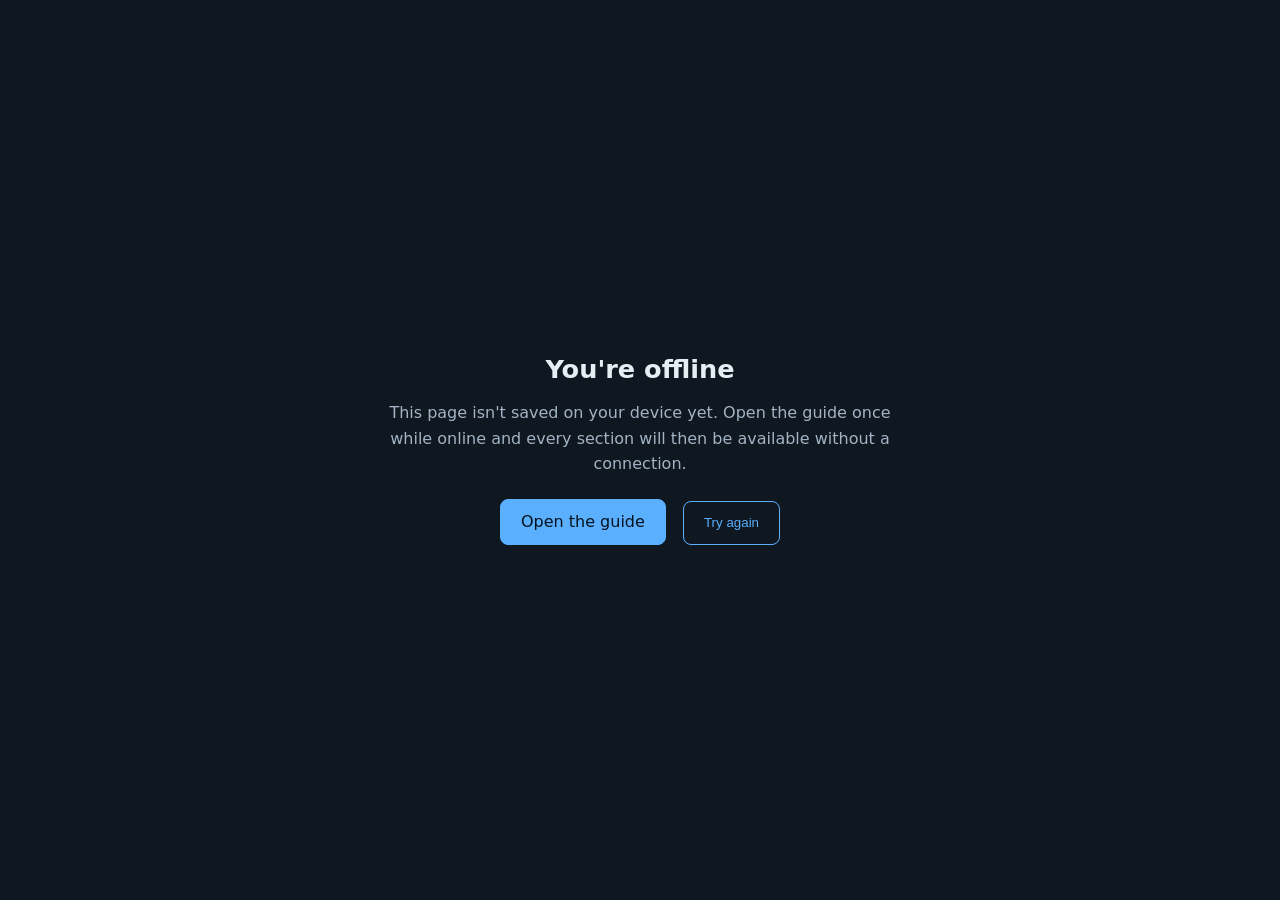
<file: offline.html>
<!DOCTYPE html>
<html lang="en">
<head>
  <meta charset="utf-8">
  <meta name="viewport" content="width=device-width, initial-scale=1, viewport-fit=cover">
  <title>Offline · Geo SCADA Field Guide</title>
  <meta name="theme-color" content="#0f1720">
  <style>
    body{margin:0;min-height:100vh;display:grid;place-items:center;background:#0f1720;color:#e6edf3;font-family:system-ui,-apple-system,"Segoe UI",Roboto,sans-serif;padding:env(safe-area-inset-top) 16px env(safe-area-inset-bottom)}
    main{max-width:34rem;text-align:center}
    h1{font-size:1.6rem;margin:.2em 0}
    p{color:#a3b3c3;line-height:1.6}
    a,button{display:inline-flex;align-items:center;justify-content:center;min-height:44px;min-width:44px;padding:0 20px;margin:6px;border-radius:8px;border:1px solid #5ab0ff;background:#5ab0ff;color:#06121f;font:600 1rem inherit;text-decoration:none;cursor:pointer}
    button{background:transparent;color:#5ab0ff}
    :focus-visible{outline:3px solid #ffd24a;outline-offset:2px}
  </style>
</head>
<body>
  <main role="main">
    <h1>You're offline</h1>
    <p>This page isn't saved on your device yet. Open the guide once while online and every section will then be available without a connection.</p>
    <a href="./index.html">Open the guide</a>
    <button type="button" onclick="location.reload()">Try again</button>
  </main>
</body>
</html>
</file>
<file: styles.css>
/* EcoStruxure Geo SCADA Field Engineering Guide · agac.ae */
:root {
  --bg: #0f1720;
  --surface: #17212c;
  --surface-2: #1f2c3a;
  --border: #33445a;
  --text: #e6edf3;
  --muted: #a3b3c3;
  --accent: #5ab0ff;
  --accent-ink: #06121f;
  --ok: #4cd08a;
  --warn: #ffbf47;
  --danger: #ff7a7a;
  --focus: #ffd24a;
  --code-bg: #0a1118;
  --topbar-h: 56px;
  --bottom-h: 60px;
  --sidebar-w: 270px;
  --radius: 10px;
  --m-bg: #2a3440;
  --m-vessel: #1a222c;
  --m-fill: #7d8b99;
  --m-line: #9aa7b4;
  --m-text: #dfe6ec;
  color-scheme: dark;
}
:root[data-theme="light"] {
  --bg: #eef1f4;
  --surface: #ffffff;
  --surface-2: #e4e9ee;
  --border: #b6c1cc;
  --text: #14202b;
  --muted: #455566;
  --accent: #0a56a6;
  --accent-ink: #ffffff;
  --ok: #0b6b3a;
  --warn: #8a5a00;
  --danger: #b3261e;
  --focus: #7a4de0;
  --code-bg: #f6f8fa;
  --m-bg: #d3d8dd;
  --m-vessel: #eceff2;
  --m-fill: #8995a1;
  --m-line: #5d6a77;
  --m-text: #1b2631;
  color-scheme: light;
}

*, *::before, *::after { box-sizing: border-box; }
html { -webkit-text-size-adjust: 100%; scroll-padding-top: calc(var(--topbar-h) + 12px); }
body {
  margin: 0;
  background: var(--bg);
  color: var(--text);
  font-family: system-ui, -apple-system, "Segoe UI", Roboto, "Helvetica Neue", Arial, sans-serif;
  font-size: clamp(1rem, 0.95rem + 0.25vw, 1.125rem);
  line-height: 1.6;
  padding-left: env(safe-area-inset-left);
  padding-right: env(safe-area-inset-right);
}
h1 { font-size: clamp(1.5rem, 1.2rem + 1.6vw, 2.2rem); line-height: 1.2; margin: 0 0 .5rem; }
h2 { font-size: clamp(1.2rem, 1.05rem + .8vw, 1.5rem); margin: 2rem 0 .75rem; line-height: 1.3; }
h3 { font-size: 1.05rem; margin: 1.25rem 0 .4rem; }
p { margin: .5rem 0 .9rem; }
a { color: var(--accent); }
code { font-family: ui-monospace, SFMono-Regular, Menlo, Consolas, monospace; font-size: .9em; background: var(--surface-2); padding: .1em .35em; border-radius: 4px; }
.muted { color: var(--muted); }
.small { font-size: .875rem; }
.lead { font-size: 1.1em; color: var(--muted); max-width: 70ch; }

:focus-visible { outline: 3px solid var(--focus); outline-offset: 2px; }
.visually-hidden { position: absolute !important; width: 1px; height: 1px; overflow: hidden; clip: rect(0 0 0 0); white-space: nowrap; }
.skip-link { position: absolute; left: 8px; top: -60px; background: var(--accent); color: var(--accent-ink); padding: 12px 16px; border-radius: 6px; z-index: 100; min-height: 44px; }
.skip-link:focus { top: 8px; }

/* Top bar */
.topbar {
  position: sticky; top: 0; z-index: 40;
  display: flex; align-items: center; gap: 8px;
  min-height: calc(var(--topbar-h) + env(safe-area-inset-top));
  padding: env(safe-area-inset-top) 12px 0;
  background: var(--surface);
  border-bottom: 1px solid var(--border);
}
.brand { display: flex; align-items: center; gap: 10px; text-decoration: none; color: var(--text); min-height: 44px; }
.brand-mark { display: grid; place-items: center; width: 36px; height: 36px; border-radius: 8px; background: var(--accent); color: var(--accent-ink); font-weight: 800; font-size: .9rem; }
.brand-text { display: none; line-height: 1.15; }
.brand-text small { display: block; color: var(--muted); font-size: .75rem; }
.icon-btn {
  display: inline-grid; place-items: center; width: 44px; height: 44px; min-width: 44px;
  background: transparent; color: var(--text); border: 1px solid transparent; border-radius: 8px; cursor: pointer;
}
.icon-btn:hover { background: var(--surface-2); }
.icon-btn svg { width: 24px; height: 24px; }
.btn {
  min-height: 44px; min-width: 44px; padding: 0 16px; border-radius: 8px; border: 1px solid var(--accent);
  background: var(--accent); color: var(--accent-ink); font: inherit; font-weight: 600; cursor: pointer;
}
.btn.secondary { background: transparent; color: var(--accent); }
.install-btn { font-size: .875rem; }
.search { position: relative; flex: 1 1 auto; min-width: 0; }
.search input {
  width: 100%; min-height: 44px; padding: 0 12px 0 38px; font: inherit; font-size: 1rem;
  background: var(--bg); color: var(--text); border: 1px solid var(--border); border-radius: 22px;
}
.search input::placeholder { color: var(--muted); }
.search-icon { position: absolute; left: 12px; top: 50%; transform: translateY(-50%); width: 18px; height: 18px; color: var(--muted); pointer-events: none; }
.status-pill { display: none; align-items: center; gap: 6px; font-size: .8rem; padding: 6px 10px; border-radius: 16px; background: var(--surface-2); color: var(--text); white-space: nowrap; }
.status-pill .dot { width: 9px; height: 9px; border-radius: 50%; background: var(--ok); }
.status-pill.offline .dot { background: var(--warn); }

/* Shell */
.shell { display: block; }
.sidebar {
  position: fixed; top: 0; bottom: 0; left: 0; z-index: 60;
  width: min(var(--sidebar-w), 86vw);
  padding: calc(16px + env(safe-area-inset-top)) 12px calc(16px + env(safe-area-inset-bottom)) calc(12px + env(safe-area-inset-left));
  background: var(--surface); border-right: 1px solid var(--border);
  transform: translateX(-102%); transition: transform .2s ease; overflow-y: auto;
}
.sidebar.open { transform: none; }
.sidebar ul { list-style: none; margin: 0; padding: 0; }
.sidebar a {
  display: flex; align-items: center; min-height: 44px; padding: 0 12px; border-radius: 8px;
  color: var(--text); text-decoration: none;
}
.sidebar a:hover { background: var(--surface-2); }
.sidebar a[aria-current="page"] { background: var(--accent); color: var(--accent-ink); font-weight: 600; }
.nav-label { margin: 16px 12px 4px; font-size: .75rem; letter-spacing: .08em; text-transform: uppercase; color: var(--muted); }
.scrim { position: fixed; inset: 0; background: rgba(0,0,0,.55); z-index: 50; }

main {
  padding: 16px 16px calc(var(--bottom-h) + 24px + env(safe-area-inset-bottom));
  max-width: 1000px; margin: 0 auto; outline: none;
}
.view[hidden] { display: none; }

/* Components */
.offline-banner { background: var(--warn); color: #1c1300; padding: 10px 14px; border-radius: var(--radius); margin-bottom: 12px; font-weight: 600; }
:root[data-theme="light"] .offline-banner { color: #fff; }
.callout { border-left: 5px solid var(--accent); background: var(--surface); padding: 12px 16px; border-radius: 0 var(--radius) var(--radius) 0; margin: 14px 0; }
.callout.warn { border-color: var(--warn); }
.callout.safety { border-color: var(--danger); }
.card-grid { display: grid; gap: 12px; grid-template-columns: repeat(auto-fill, minmax(min(100%, 240px), 1fr)); margin: 16px 0; }
.card { display: block; text-decoration: none; color: var(--text); background: var(--surface); border: 1px solid var(--border); border-radius: var(--radius); padding: 14px 16px; min-height: 44px; }
.card:hover { border-color: var(--accent); }
.card h2 { margin: 0 0 .3rem; font-size: 1.05rem; }
.card p { margin: 0; color: var(--muted); font-size: .92rem; }
.term { background: var(--surface); border: 1px solid var(--border); border-radius: var(--radius); padding: 4px 16px 8px; margin: 10px 0; }
.term.flash { outline: 3px solid var(--accent); }
.tag { display: inline-block; font-size: .72rem; font-weight: 700; text-transform: uppercase; letter-spacing: .05em; background: var(--surface-2); color: var(--text); padding: 1px 8px; border-radius: 10px; margin-right: 4px; }
.steps { padding-left: 1.4rem; }
.steps li { margin: .55rem 0; padding-left: .2rem; }
.steps li::marker { color: var(--accent); font-weight: 700; }
.table-wrap { overflow-x: auto; -webkit-overflow-scrolling: touch; border: 1px solid var(--border); border-radius: var(--radius); margin: 10px 0 14px; }
table { border-collapse: collapse; width: 100%; min-width: 480px; font-size: .95rem; }
th, td { text-align: left; padding: 10px 12px; border-bottom: 1px solid var(--border); vertical-align: top; }
thead th { background: var(--surface-2); }
tbody tr:last-child th, tbody tr:last-child td { border-bottom: 0; }
.checklist { list-style: none; padding: 0; margin: 8px 0; }
.checklist label { display: flex; gap: 12px; align-items: center; min-height: 44px; padding: 6px 4px; cursor: pointer; }
.checklist input { width: 24px; height: 24px; flex: none; accent-color: var(--accent); }

/* Code blocks */
.code { position: relative; background: var(--code-bg); border: 1px solid var(--border); border-radius: var(--radius); margin: 10px 0 14px; padding: 12px 14px; overflow-x: auto; }
.code code { background: none; padding: 0; white-space: pre; display: block; font-size: .85rem; line-height: 1.5; color: var(--text); }
.copy-btn {
  position: sticky; float: right; top: 0; margin: -6px -8px 0 8px; min-height: 44px; min-width: 64px;
  padding: 0 12px; background: var(--surface-2); color: var(--text); border: 1px solid var(--border); border-radius: 8px; font: inherit; font-size: .8rem; cursor: pointer;
}

/* Search results */
.result-list { list-style: none; padding: 0; margin: 12px 0; display: grid; gap: 10px; }
.result-list a { display: block; padding: 12px 14px; min-height: 44px; border: 1px solid var(--border); border-radius: var(--radius); background: var(--surface); color: var(--text); text-decoration: none; }
.result-list a:hover { border-color: var(--accent); }
.result-list .r-title { font-weight: 700; display: block; }
.result-list .r-sec { font-size: .78rem; color: var(--muted); text-transform: uppercase; letter-spacing: .05em; }
.result-list .r-snip { display: block; color: var(--muted); font-size: .9rem; margin-top: 4px; }
mark { background: var(--warn); color: #1c1300; padding: 0 2px; border-radius: 3px; }

/* Mimic lab */
.lab { display: grid; gap: 16px; }
.lab-stage { position: relative; background: var(--surface); border: 1px solid var(--border); border-radius: var(--radius); padding: 8px; }
#mimic { width: 100%; height: auto; display: block; border-radius: 6px; }
.m-bg { fill: var(--m-bg); }
.m-vessel { fill: var(--m-vessel); stroke: var(--m-line); stroke-width: 2; }
.m-fill { fill: var(--m-fill); transition: y .25s, height .25s; }
.m-pipe { fill: none; stroke: var(--m-line); stroke-width: 6; }
.m-label { fill: var(--m-text); font: 600 12px system-ui, sans-serif; }
.m-value { fill: var(--m-text); font: 700 14px ui-monospace, Menlo, monospace; }
.m-limit { stroke-dasharray: 5 4; stroke-width: 1.5; }
.m-limit.hi { stroke: var(--m-line); }
.m-limit.lo { stroke: var(--m-line); }
.m-pump { cursor: pointer; }
.m-pump-body { fill: var(--m-vessel); stroke: var(--m-line); stroke-width: 3; }
.m-pump-sym { fill: var(--m-line); }
.m-pump:focus-visible { outline: none; }
.m-pump:focus-visible .m-pump-body { stroke: var(--focus); stroke-width: 5; }
#mimic[data-pump="running"] .m-pump-body { fill: #55616e; }
#mimic[data-pump="running"] .m-pump-sym { fill: #ffffff; }
#mimic[data-pump="fault"] .m-pump-body { stroke: var(--danger); stroke-width: 5; }
.m-alarm { fill: var(--warn); font: 800 13px system-ui, sans-serif; }
#mimic[data-pump="fault"] .m-alarm { fill: var(--danger); }
.pick-menu {
  position: absolute; z-index: 5; left: 50%; top: 12px; transform: translateX(-50%);
  display: grid; min-width: 190px; background: var(--surface); border: 1px solid var(--border);
  border-radius: var(--radius); box-shadow: 0 8px 24px rgba(0,0,0,.45); overflow: hidden;
}
.pick-menu[hidden] { display: none; }
.pick-menu button { min-height: 44px; padding: 0 16px; text-align: left; background: transparent; color: var(--text); border: 0; border-bottom: 1px solid var(--border); font: inherit; cursor: pointer; }
.pick-menu button:last-child { border-bottom: 0; }
.pick-menu button:hover { background: var(--surface-2); }
.lab-controls { background: var(--surface); border: 1px solid var(--border); border-radius: var(--radius); padding: 12px 16px; }
fieldset { border: 1px solid var(--border); border-radius: 8px; padding: 6px 12px 10px; margin: 0 0 12px; }
fieldset label { display: inline-flex; align-items: center; gap: 8px; min-height: 44px; margin-right: 14px; cursor: pointer; }
fieldset input { width: 22px; height: 22px; accent-color: var(--accent); }
.slider { display: block; font-weight: 600; }
input[type="range"] { width: 100%; min-height: 44px; accent-color: var(--accent); }
table.mini { min-width: 0; font-size: .88rem; }

.footer { margin-top: 3rem; padding-top: 1rem; border-top: 1px solid var(--border); color: var(--muted); font-size: .85rem; }

/* Bottom nav (mobile) */
.bottom-nav {
  position: fixed; left: 0; right: 0; bottom: 0; z-index: 40;
  display: grid; grid-template-columns: repeat(4, 1fr);
  background: var(--surface); border-top: 1px solid var(--border);
  padding-bottom: env(safe-area-inset-bottom);
}
.bottom-nav a {
  display: flex; flex-direction: column; align-items: center; justify-content: center; gap: 2px;
  min-height: var(--bottom-h); min-width: 44px; color: var(--muted); text-decoration: none; font-size: .72rem;
}
.bottom-nav svg { width: 24px; height: 24px; }
.bottom-nav a[aria-current="page"] { color: var(--accent); font-weight: 700; }

@media (min-width: 560px) {
  .brand-text { display: block; }
  .status-pill { display: inline-flex; }
}
@media (min-width: 900px) {
  .menu-btn, .bottom-nav, .scrim { display: none !important; }
  .sidebar { transform: none; top: calc(var(--topbar-h) + env(safe-area-inset-top)); width: var(--sidebar-w); padding-top: 12px; z-index: 30; }
  main { margin-left: var(--sidebar-w); padding: 24px 32px 48px; max-width: none; }
  main > * { max-width: 900px; }
  .lab { grid-template-columns: 1.4fr 1fr; align-items: start; }
}
@media (min-width: 900px) and (min-width: 1300px) {
  main { margin-left: calc(var(--sidebar-w) + max(0px, (100vw - var(--sidebar-w) - 960px) / 2)); }
}

@media (prefers-reduced-motion: reduce) {
  * { transition: none !important; animation: none !important; scroll-behavior: auto !important; }
}

/* Print */
@media print {
  :root, :root[data-theme="dark"] { --bg: #fff; --surface: #fff; --surface-2: #eee; --border: #999; --text: #000; --muted: #333; --code-bg: #f6f6f6; --accent: #000; }
  .topbar, .sidebar, .bottom-nav, .scrim, .copy-btn, .offline-banner, .pick-menu { display: none !important; }
  main { margin: 0; padding: 0; max-width: none; }
  .view { display: block !important; }
  .view[hidden] { display: block !important; }
  #searchResults { display: none !important; }
  .term, .code, .table-wrap, .callout { break-inside: avoid; }
  a { color: #000; text-decoration: underline; }
  body { font-size: 11pt; }
}
</file>
